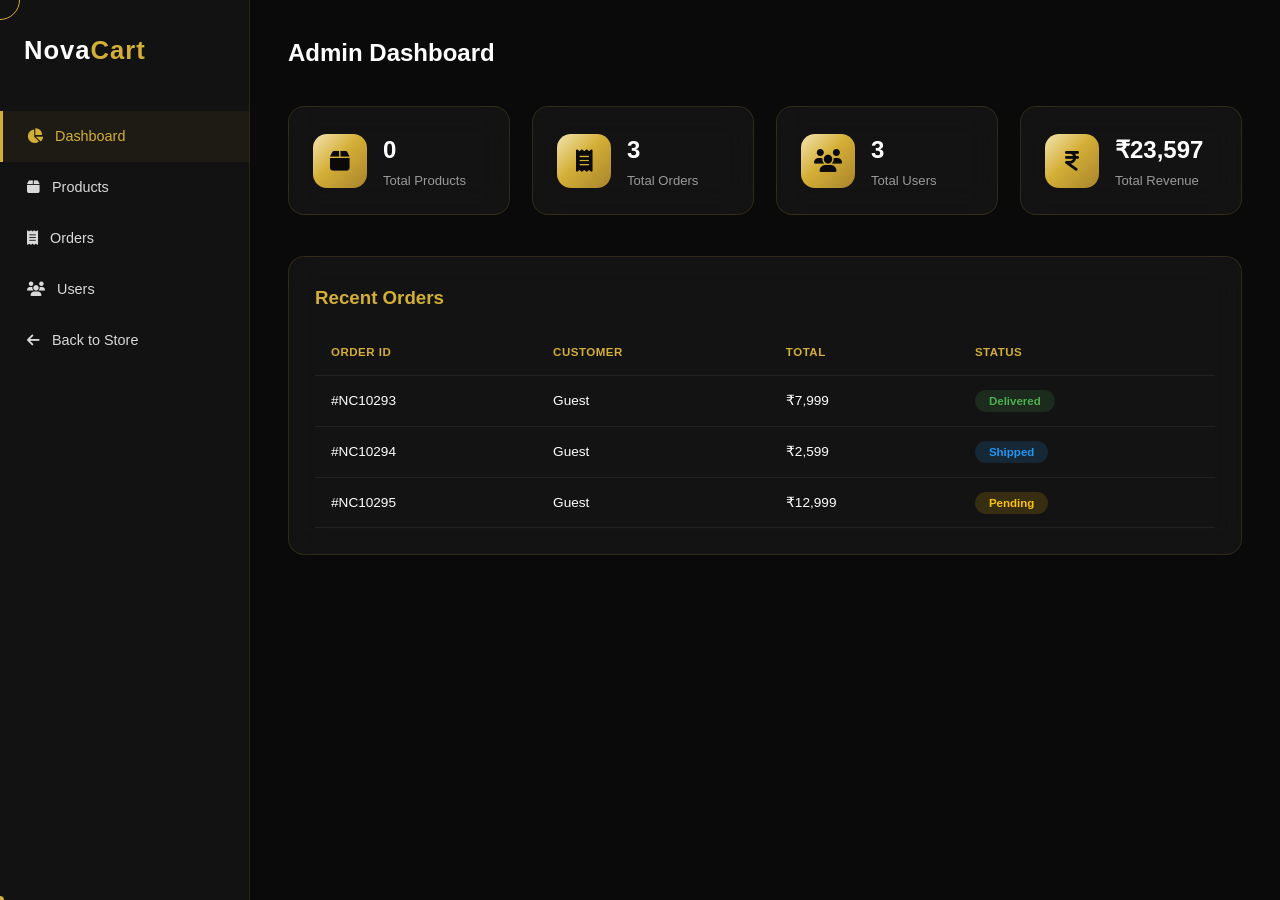
<file: novacart/frontend/admin.html>
<!DOCTYPE html>
<html lang="en">
<head>
<meta charset="UTF-8">
<meta name="viewport" content="width=device-width, initial-scale=1.0">
<title>Admin Dashboard | NovaCart</title>
<link rel="stylesheet" href="css/style.css">
<link rel="stylesheet" href="https://cdnjs.cloudflare.com/ajax/libs/font-awesome/6.5.1/css/all.min.css">
</head>
<body>

<div class="admin-layout">
  <!-- SIDEBAR -->
  <aside class="admin-sidebar">
    <a href="index.html" class="logo">Nova<span>Cart</span></a>
    <nav class="admin-nav">
      <a href="#" class="active" onclick="showSection('dashboard', event)"><i class="fa-solid fa-chart-pie"></i> Dashboard</a>
      <a href="#" onclick="showSection('products', event)"><i class="fa-solid fa-box"></i> Products</a>
      <a href="#" onclick="showSection('orders', event)"><i class="fa-solid fa-receipt"></i> Orders</a>
      <a href="#" onclick="showSection('users', event)"><i class="fa-solid fa-users"></i> Users</a>
      <a href="index.html"><i class="fa-solid fa-arrow-left"></i> Back to Store</a>
    </nav>
  </aside>

  <!-- MAIN -->
  <main class="admin-main">
    <div class="admin-header">
  <h2 id="sectionTitle">Admin Dashboard</h2>

  <button id="addProductBtn"
          class="gradient-btn"
          onclick="openProductModal()">
    <i class="fa-solid fa-plus"></i> Add Product
  </button>
</div>

    <!-- DASHBOARD -->
    <section id="section-dashboard" class="admin-section active">
      <div class="stat-cards">
        <div class="stat-card glass"><div class="icon"><i class="fa-solid fa-box"></i></div><div><h3 id="statProducts">0</h3><p>Total Products</p></div></div>
        <div class="stat-card glass"><div class="icon"><i class="fa-solid fa-receipt"></i></div><div><h3 id="statOrders">0</h3><p>Total Orders</p></div></div>
        <div class="stat-card glass"><div class="icon"><i class="fa-solid fa-users"></i></div><div><h3 id="statUsers">0</h3><p>Total Users</p></div></div>
        <div class="stat-card glass"><div class="icon"><i class="fa-solid fa-indian-rupee-sign"></i></div><div><h3 id="statRevenue">₹0</h3><p>Total Revenue</p></div></div>
      </div>
      <div class="admin-table-wrap glass">
        <h3 style="color:var(--gold);margin-bottom:16px;">Recent Orders</h3>
        <table>
          <thead><tr><th>Order ID</th><th>Customer</th><th>Total</th><th>Status</th></tr></thead>
          <tbody id="recentOrdersBody"></tbody>
        </table>
      </div>
    </section>

    <!-- PRODUCTS -->
    <section id="section-products" class="admin-section">
      <div class="admin-table-wrap glass">
        <table>
          <thead><tr><th>Image</th><th>Name</th><th>Category</th><th>Price</th><th>Rating</th><th>Actions</th></tr></thead>
          <tbody id="productsBody"></tbody>
        </table>
      </div>
    </section>

    <!-- ORDERS -->
    <section id="section-orders" class="admin-section">
      <div class="admin-table-wrap glass">
        <table>
          <thead><tr><th>Order ID</th><th>Date</th><th>Items</th><th>Total</th><th>Status</th><th>Update</th></tr></thead>
          <tbody id="adminOrdersBody"></tbody>
        </table>
      </div>
    </section>

    <!-- USERS -->
    <section id="section-users" class="admin-section">
      <div class="admin-table-wrap glass">
        <table>
          <thead><tr><th>ID</th><th>Name</th><th>Email</th><th>Phone</th><th>Joined</th><th>Actions</th></tr></thead>
          <tbody id="usersBody"></tbody>
        </table>
      </div>
    </section>
  </main>
</div>

<!-- PRODUCT MODAL -->
<div class="modal-overlay" id="productModal">
  <div class="modal-box glass" style="position:relative;">
    <span class="modal-close" onclick="closeProductModal()"><i class="fa-solid fa-xmark"></i></span>
    <h3 id="modalTitle">Add Product</h3>
    <form id="productForm">
      <input type="hidden" id="prodId">
      <div class="form-group"><label>Product Name</label><input type="text" id="prodName" required></div>
      <div class="form-group">
        <label>Category</label>
        <select id="prodCategory" required></select>
      </div>
      <div class="form-row">
        <div class="form-group"><label>Price (₹)</label><input type="number" id="prodPrice" required></div>
        <div class="form-group"><label>Old Price (₹)</label><input type="number" id="prodOldPrice"></div>
      </div>
        <div class="form-group">
        <label>Rating</label>
        <input type="number" id="prodRating" step="0.1" min="1" max="5" placeholder="4.5">
     </div>
      <div class="form-group"><label>Image URL</label><input type="text" id="prodImage" placeholder="https://..." required></div>
      <button type="submit" class="gradient-btn" style="width:100%;">Save Product</button>
    </form>
  </div>
</div>

<script src="js/script.js"></script>
<script>
  let adminProducts = [];
  let adminCategories = [...CATEGORIES];
  let adminUsers = [
    {id:1, name:"Aarav Mehta", email:"aarav@example.com", phone:"9876543210", joined:"2026-01-12"},
    {id:2, name:"Priya Sharma", email:"priya@example.com", phone:"9123456780", joined:"2026-02-04"},
    {id:3, name:"Rohan Gupta", email:"rohan@example.com", phone:"9988776655", joined:"2026-03-19"},
  ];
  let adminOrders = JSON.parse(localStorage.getItem("novacart_orders") || "[]");
  if (adminOrders.length === 0){
    adminOrders = [
      {id:"NC10293", date:new Date().toISOString(), items:[{name:"Sample"}], total:7999, status:"Delivered", customer:"Aarav Mehta"},
      {id:"NC10294", date:new Date().toISOString(), items:[{name:"Sample"}], total:2599, status:"Shipped", customer:"Priya Sharma"},
      {id:"NC10295", date:new Date().toISOString(), items:[{name:"Sample"}], total:12999, status:"Pending", customer:"Rohan Gupta"},
    ];
  }

  function showSection(section, event){

    document.querySelectorAll(".admin-section").forEach(s =>
        s.classList.remove("active")
    );

    document.getElementById(`section-${section}`).classList.add("active");

    document.querySelectorAll(".admin-nav a").forEach(a =>
        a.classList.remove("active")
    );

    if (event) {
        event.target.closest("a").classList.add("active");
    }

    const addBtn = document.getElementById("addProductBtn");

    if (addBtn) {
        addBtn.style.display = (section === "products") ? "inline-flex" : "none";
    }
}
   
  /* ---------- DASHBOARD STATS ---------- */
  function renderStats(){
    document.getElementById("statProducts").innerText = adminProducts.length;
    document.getElementById("statOrders").innerText = adminOrders.length;
    document.getElementById("statUsers").innerText = adminUsers.length;
   const revenue = adminOrders.reduce(
    (s,o)=>s + Number(o.totalAmount || o.total || 0),
    0
);
    document.getElementById("statRevenue").innerText = "₹" + revenue.toLocaleString();
    document.getElementById("recentOrdersBody").innerHTML = adminOrders.slice(0,5).map(o=>`
      <td>#${o.orderCode || o.id}</td>
      <td>${o.fullName || "Guest"}</td>
      <td>₹${Number(o.totalAmount || o.total).toLocaleString()}</td>
      <td><span class="status-pill ${{Pending:'status-pending',Shipped:'status-shipped',Delivered:'status-delivered',Cancelled:'status-cancelled'}[o.status]||'status-pending'}">${o.status}</span></td></tr>
    `).join("");
  }

  /* ---------- PRODUCTS CRUD ---------- */
  function renderProducts(){
  document.getElementById("productsBody").innerHTML = adminProducts.map(p => {
    const img = p.image || p.imageUrl || p.image_url;
    const matchedCategory = adminCategories.find(c => c.id == p.categoryId);
    const cat = p.categoryName || p.category || matchedCategory?.name || "No Category";

    return `
      <tr>
        <td><img src="${img}" alt="${p.name}"></td>
        <td>${p.name}</td>
        <td>${cat}</td>
        <td>₹${Number(p.price).toLocaleString()}</td>
        <td>${p.rating} ★</td>
        <td class="action-btns">
          <button class="edit-btn" onclick="openProductModal(${p.id})"><i class="fa-solid fa-pen"></i></button>
          <button class="del-btn" onclick="deleteProduct(${p.id})"><i class="fa-solid fa-trash"></i></button>
        </td>
      </tr>
    `;
  }).join("");
}
  function populateCategoryOptions(){
  document.getElementById("prodCategory").innerHTML =
    adminCategories.map(c => `<option value="${c.name}">${c.name}</option>`).join("");
}
  function openProductModal(id){
    populateCategoryOptions();
    document.getElementById("productModal").classList.add("active");
    if (id){
      const p = adminProducts.find(x=>x.id===id);
      document.getElementById("modalTitle").innerText = "Edit Product";
      document.getElementById("prodId").value = p.id;
      document.getElementById("prodName").value = p.name;
      document.getElementById("prodCategory").value =
      p.categoryName || p.category || adminCategories.find(c => c.id == p.categoryId)?.name || "";
      document.getElementById("prodPrice").value = p.price;
      document.getElementById("prodOldPrice").value = p.oldPrice || "";
      document.getElementById("prodRating").value = p.rating || 4.5;
      document.getElementById("prodImage").value =
      p.imageUrl || p.image;
    } else {
      document.getElementById("modalTitle").innerText = "Add Product";
      document.getElementById("productForm").reset();
      document.getElementById("prodId").value = "";
      document.getElementById("prodRating").value = 4.5;
    }
  }
  function closeProductModal(){ document.getElementById("productModal").classList.remove("active"); }

  document.getElementById("productForm").addEventListener("submit", async (e)=>{
  e.preventDefault();

  const id = document.getElementById("prodId").value;
  const categoryName = document.getElementById("prodCategory").value;
  const category = adminCategories.find(c => c.name === categoryName);

  if (!category) {
    alert("Please select a category");
    return;
  }

  const payload = {
    name: document.getElementById("prodName").value,
    categoryId: Number(category.id),
    description: "",
    price: Number(document.getElementById("prodPrice").value),
    oldPrice: Number(document.getElementById("prodOldPrice").value) || null,
    imageUrl: document.getElementById("prodImage").value,
    rating: Number(document.getElementById("prodRating").value) || 4.5,
    reviewsCount: 0,
    stock: 50
  };

  if (id) {
    await apiPut(`/products/${id}`, payload);
    showToast("Product updated successfully");
  } else {
    await apiPost("/products", payload);
    showToast("Product added successfully");
  }

  const liveProducts = await apiGet("/products", null);
  if (liveProducts && liveProducts.length > 0) {
    adminProducts = liveProducts;
  }

  closeProductModal();
  renderProducts();
  renderStats();
});
  async function deleteProduct(id){
    if (!confirm("Delete this product?")) return;
    await apiDelete(`/products/${id}`); // DELETE /api/products/{id}
    adminProducts = adminProducts.filter(p=>p.id!==id);
    renderProducts();
    renderStats();
    showToast("Product deleted");
  }

  /* ---------- ORDERS MANAGEMENT ---------- */
  function renderAdminOrders(){
    const STATUS_CLASS = { Pending:"status-pending", Shipped:"status-shipped", Delivered:"status-delivered", Cancelled:"status-cancelled" };
    document.getElementById("adminOrdersBody").innerHTML = adminOrders.map((o,idx) => `
      <tr>
        <td>#${o.orderCode}</td>
        <td>${new Date(o.createdAt).toLocaleDateString()}</td>
        <td>${o.items ? o.items.length : 0}</td>
        <td>₹${Number(o.totalAmount).toLocaleString()}</td>
        <td><span class="status-pill ${STATUS_CLASS[o.status]||'status-pending'}">${o.status}</span></td>
        <td>
          <select onchange="updateOrderStatus(${idx}, this.value)">
            ${["Pending","Shipped","Delivered","Cancelled"].map(s=>`<option ${s===o.status?'selected':''}>${s}</option>`).join("")}
          </select>
        </td>
      </tr>
    `).join("");
  }
  async function updateOrderStatus(idx, status){
    adminOrders[idx].status = status;
    await apiPut(`/orders/${adminOrders[idx].id}/status`, { status }); // PUT /api/orders/{id}/status
    localStorage.setItem("novacart_orders", JSON.stringify(adminOrders));
    renderAdminOrders();
    renderStats();
    showToast("Order status updated");
  }

  /* ---------- USERS MANAGEMENT ---------- */
  function renderUsers(){
    document.getElementById("usersBody").innerHTML = adminUsers.map(u => `
      <tr>
        <td>${u.id}</td><td>${u.name}</td><td>${u.email}</td><td>${u.phone}</td><td>${u.joined}</td>
        <td class="action-btns">
          <button class="del-btn" onclick="deleteUser(${u.id})"><i class="fa-solid fa-trash"></i></button>
        </td>
      </tr>
    `).join("");
  }
  async function deleteUser(id){
    if (!confirm("Remove this user?")) return;
    await apiDelete(`/users/${id}`); // DELETE /api/users/{id}
    adminUsers = adminUsers.filter(u=>u.id!==id);
    renderUsers();
    renderStats();
    showToast("User removed");
  }

  /* ---------- INIT (try loading real data from backend) ---------- */
  async function initAdmin(){
    const liveCategories = await apiGet("/categories", null);
    if (liveCategories && liveCategories.length > 0) adminCategories = liveCategories;
    const liveProducts = await apiGet("/products", null);
    if (liveProducts && liveProducts.length > 0) adminProducts = liveProducts;
    const liveUsers = await apiGet("/users", null);
    if (liveUsers && liveUsers.length > 0) adminUsers = liveUsers;
    const liveOrders = await apiGet("/orders", null);
    if (liveOrders && liveOrders.length > 0) adminOrders = liveOrders;
    renderStats();
    renderProducts();
    renderAdminOrders();
    renderUsers();
  }
  initAdmin();
  document.getElementById("addProductBtn").style.display = "none";
  document.getElementById("sectionTitle").innerText = "Admin Dashboard";
</script>
</body>
</html>
</file>
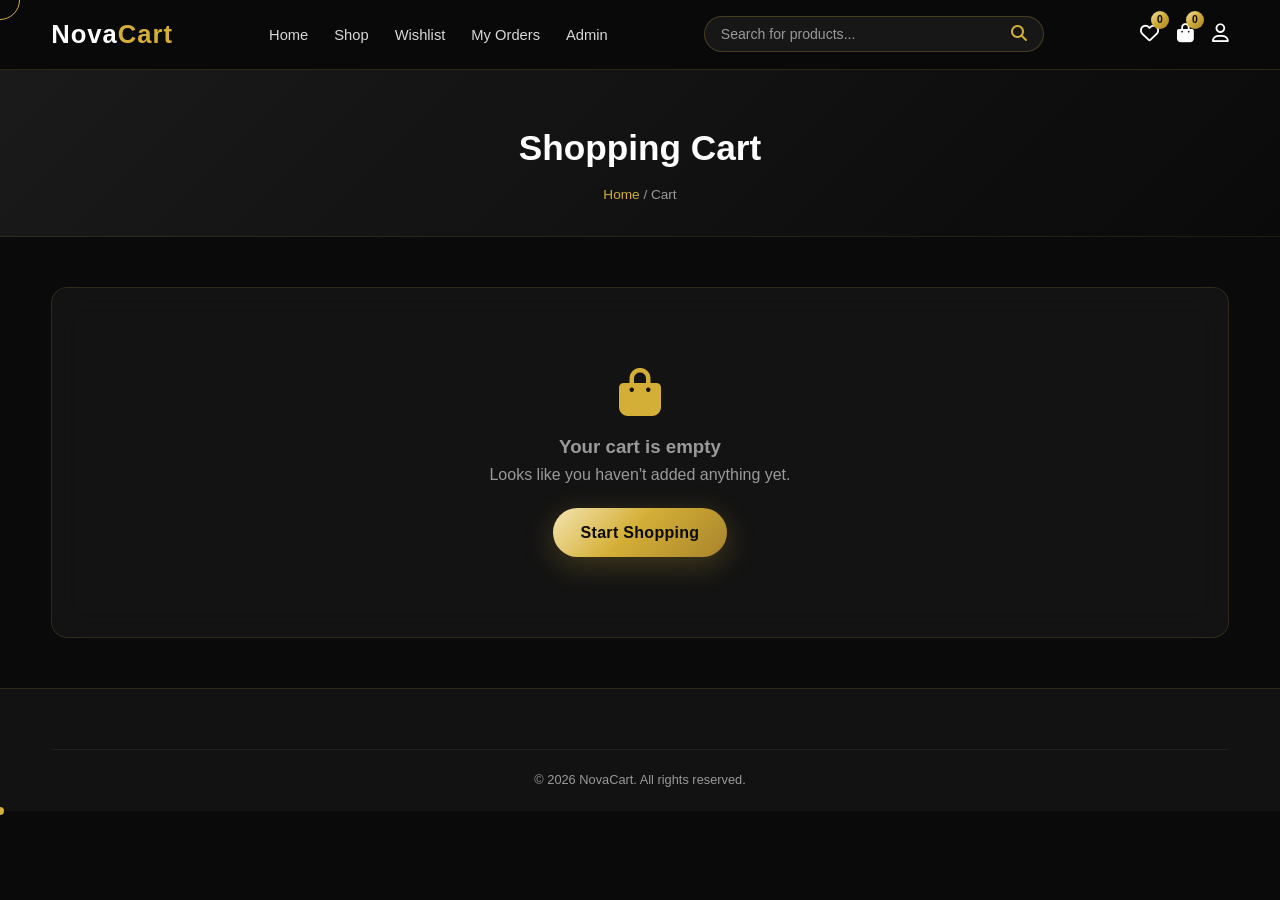
<file: novacart/frontend/cart.html>
<!DOCTYPE html>
<html lang="en">
<head>
<meta charset="UTF-8">
<meta name="viewport" content="width=device-width, initial-scale=1.0">
<title>Your Cart | NovaCart</title>
<link rel="stylesheet" href="css/style.css">
<link rel="stylesheet" href="https://cdnjs.cloudflare.com/ajax/libs/font-awesome/6.5.1/css/all.min.css">
</head>
<body>

<nav class="navbar">
  <div class="container nav-inner">
    <a href="index.html" class="logo">Nova<span>Cart</span></a>
    <ul class="nav-links">
      <li><a href="index.html">Home</a></li>
      <li><a href="products.html">Shop</a></li>
      <li><a href="wishlist.html">Wishlist</a></li>
      <li><a href="orders.html">My Orders</a></li>
      <li><a href="admin.html">Admin</a></li>
    </ul>
    <div class="search-box"><input type="text" placeholder="Search for products..."><button><i class="fa-solid fa-magnifying-glass"></i></button></div>
    <div class="nav-icons">
      <a href="wishlist.html" class="icon-btn"><i class="fa-regular fa-heart"></i><span class="badge" id="wishlist-count">0</span></a>
      <a href="cart.html" class="icon-btn"><i class="fa-solid fa-bag-shopping"></i><span class="badge" id="cart-count">0</span></a>
      <a href="login.html" class="icon-btn" id="nav-login"><i class="fa-regular fa-user"></i></a>
    </div>
    <button class="menu-toggle"><i class="fa-solid fa-bars"></i></button>
  </div>
</nav>
<div class="drawer-overlay"></div>
<div class="mobile-drawer">
  <a href="index.html">Home</a><a href="products.html">Shop</a><a href="wishlist.html">Wishlist</a>
  <a href="orders.html">My Orders</a><a href="cart.html">Cart</a><a href="login.html">Login</a><a href="admin.html">Admin</a>
</div>

<div class="page-header"><h1>Shopping Cart</h1><div class="breadcrumb"><a href="index.html">Home</a> / Cart</div></div>

<div class="container cart-layout" id="cartLayout"></div>

<footer class="footer"><div class="footer-bottom container">&copy; 2026 NovaCart. All rights reserved.</div></footer>

<script src="js/script.js"></script>
<script>
  async function renderCart(){
    const cart = await apiGet("/cart/1", []);

    const cartItems = cart.map(item => ({
      id: item.productId,
      name: item.productName,
      image: item.imageUrl,
      price: Number(item.price),
      qty: item.quantity,
      category: ""
    }));

    const layout = document.getElementById("cartLayout");

    if (cartItems.length === 0){
      layout.innerHTML = `
        <div class="empty-state glass" style="grid-column:1/-1;">
          <i class="fa-solid fa-bag-shopping"></i>
          <h3>Your cart is empty</h3>
          <p>Looks like you haven't added anything yet.</p>
          <a href="products.html" class="gradient-btn" style="margin-top:20px;display:inline-block;">Start Shopping</a>
        </div>`;
      return;
    }

    const subtotal = cartItems.reduce((s,i)=>s+i.price*i.qty,0);
    const shipping = subtotal > 2000 ? 0 : 99;
    const tax = Math.round(subtotal * 0.05);
    const total = subtotal + shipping + tax;

    layout.innerHTML = `
      <div>
        ${cartItems.map(item => `
          <div class="cart-item glass">
            <img src="${item.image}" alt="${item.name}">
            <div>
              <span class="cat-tag">${item.category}</span>
              <h4>${item.name}</h4>
              <p style="color:var(--gold);font-weight:700;">₹${item.price.toLocaleString()}</p>
            </div>

            <div class="qty-box">
              <button onclick="changeCartQty(${item.id}, ${item.qty - 1})">-</button>
              <span>${item.qty}</span>
              <button onclick="changeCartQty(${item.id}, ${item.qty + 1})">+</button>
            </div>

            <div style="font-weight:700;">₹${(item.price * item.qty).toLocaleString()}</div>

            <button class="remove-btn" onclick="removeItem(${item.id})">
              <i class="fa-solid fa-trash"></i>
            </button>
          </div>
        `).join("")}
      </div>

      <div class="summary-box glass">
        <h3 style="color:var(--gold);margin-bottom:20px;">Order Summary</h3>
        <div class="summary-row"><span>Subtotal</span><span>₹${subtotal.toLocaleString()}</span></div>
        <div class="summary-row"><span>Shipping</span><span>${shipping===0?'FREE':'₹'+shipping}</span></div>
        <div class="summary-row"><span>Tax (5%)</span><span>₹${tax.toLocaleString()}</span></div>
        <button
  type="button"
  id="checkoutBtn"
  class="gradient-btn"
  style="width:100%;text-align:center;margin-top:20px;display:block;border:none;cursor:pointer;">
  Proceed to Checkout
</button>
        <a href="products.html" class="outline-btn" style="width:100%;text-align:center;margin-top:12px;display:block;">Continue Shopping</a>
      </div>
    `;
    document.getElementById("checkoutBtn").onclick = function () {
    window.location.href = "checkout.html";
};
  }

  async function changeCartQty(id, quantity){
    await apiPut("/cart", {
      userId: 1,
      productId: id,
      quantity: quantity
    });
    renderCart();
  }

  async function removeItem(id){
    await apiDelete(`/cart/1/${id}`);
    renderCart();
    showToast("Item removed from cart");
  }

  renderCart();
</script>
</body>
</html>
</file>
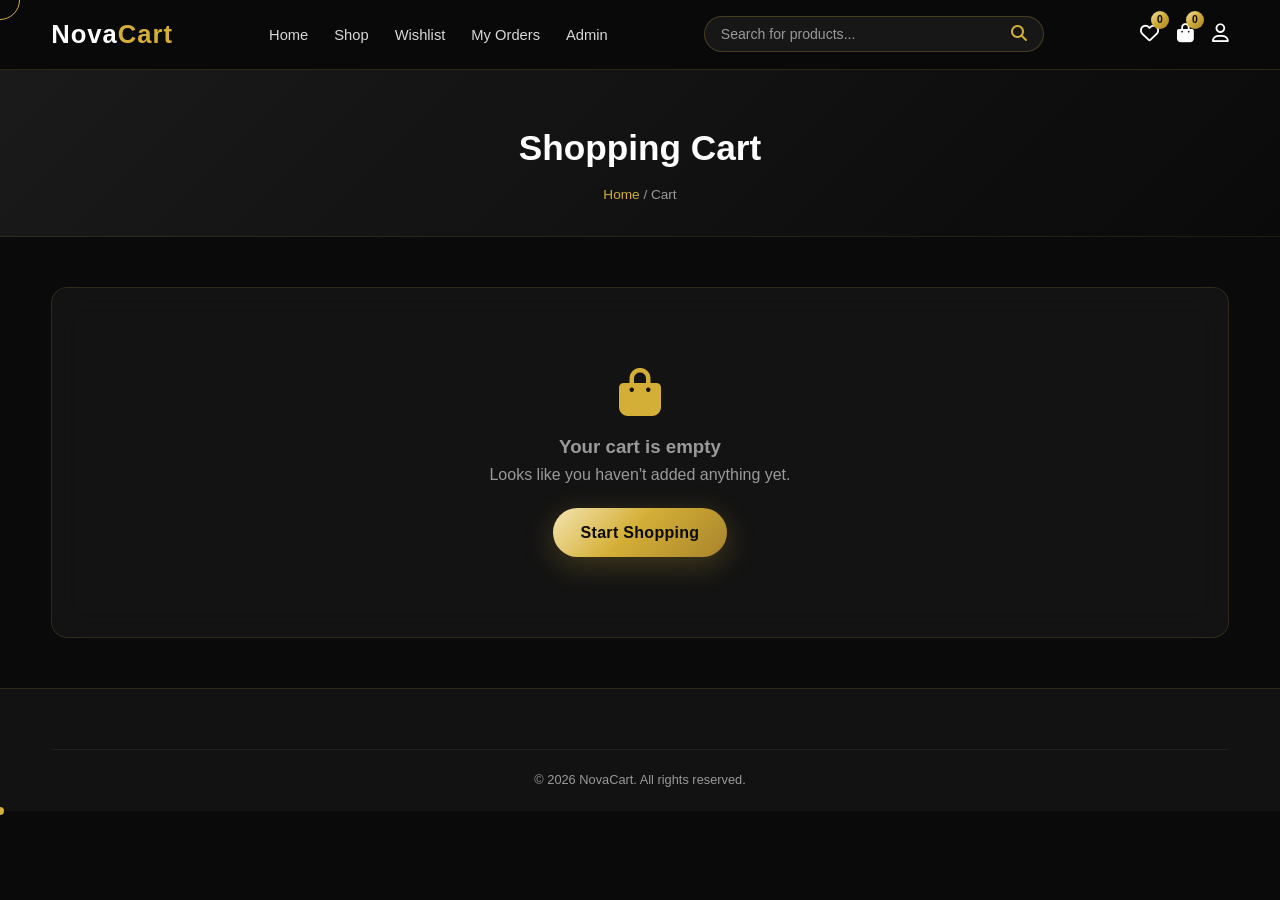
<file: novacart/frontend/checkout.html>
<!DOCTYPE html>
<html lang="en">
<head>
<meta charset="UTF-8">
<meta name="viewport" content="width=device-width, initial-scale=1.0">
<title>Checkout | NovaCart</title>
<link rel="stylesheet" href="css/style.css">
<link rel="stylesheet" href="https://cdnjs.cloudflare.com/ajax/libs/font-awesome/6.5.1/css/all.min.css">
</head>
<body>

<nav class="navbar">
  <div class="container nav-inner">
    <a href="index.html" class="logo">Nova<span>Cart</span></a>
    <ul class="nav-links"><li><a href="index.html">Home</a></li><li><a href="products.html">Shop</a></li><li><a href="cart.html">Cart</a></li></ul>
    <div></div>
    <div class="nav-icons"><a href="cart.html" class="icon-btn"><i class="fa-solid fa-bag-shopping"></i><span class="badge" id="cart-count">0</span></a></div>
  </div>
</nav>

<div class="page-header"><h1>Checkout</h1><div class="breadcrumb"><a href="index.html">Home</a> / Cart / Checkout</div></div>

<div class="container checkout-layout">
  <div>
    <div class="checkout-section glass">
      <h3><i class="fa-solid fa-location-dot"></i> Shipping Address</h3>
      <form id="checkoutForm">
        <div class="form-row">
          <div class="form-group"><label>Full Name</label><input type="text" id="fullName" required></div>
          <div class="form-group"><label>Phone Number</label><input type="tel" id="phone" required></div>
        </div>
        <div class="form-group"><label>Address</label><input type="text" id="address" placeholder="House no, street, area" required></div>
        <div class="form-row">
          <div class="form-group"><label>City</label><input type="text" id="city" required></div>
          <div class="form-group"><label>Pincode</label><input type="text" id="pincode" required></div>
        </div>
        <div class="form-group"><label>State</label><input type="text" id="state" required></div>
      </form>
    </div>

    <div class="checkout-section glass">
      <h3><i class="fa-solid fa-credit-card"></i> Payment Method</h3>
      <label class="payment-option">
        <input type="radio" name="payment" value="card" checked> <i class="fa-regular fa-credit-card"></i> Credit / Debit Card
      </label>
      <label class="payment-option">
        <input type="radio" name="payment" value="upi"> <i class="fa-solid fa-mobile-screen"></i> UPI
      </label>
      <label class="payment-option">
        <input type="radio" name="payment" value="cod"> <i class="fa-solid fa-money-bill-wave"></i> Cash on Delivery
      </label>
    </div>
  </div>

  <div class="summary-box glass" id="checkoutSummary"></div>
</div>

<footer class="footer"><div class="footer-bottom container">&copy; 2026 NovaCart. All rights reserved.</div></footer>
<script src="js/script.js"></script>
<script>
async function renderSummary(){
  const apiCart = await apiGet("/cart/1", []);

  const cart = apiCart.map(item => ({
    id: item.productId,
    name: item.productName,
    price: Number(item.price),
    qty: item.quantity
  }));

  if (cart.length === 0){
    window.location.href = "cart.html";
    return;
  }

  const subtotal = cart.reduce((s,i)=>s+i.price*i.qty,0);
  const shipping = subtotal > 2000 ? 0 : 99;
  const tax = Math.round(subtotal * 0.05);
  const total = subtotal + shipping + tax;

  document.getElementById("checkoutSummary").innerHTML = `
    <h3 style="color:var(--gold);margin-bottom:20px;">Order Summary</h3>
    ${cart.map(i => `
      <div class="summary-row">
        <span>${i.name} x${i.qty}</span>
        <span>₹${(i.price*i.qty).toLocaleString()}</span>
      </div>
    `).join("")}
    <div class="summary-row"><span>Subtotal</span><span>₹${subtotal.toLocaleString()}</span></div>
    <div class="summary-row"><span>Shipping</span><span>${shipping===0?'FREE':'₹'+shipping}</span></div>
    <div class="summary-row"><span>Tax</span><span>₹${tax.toLocaleString()}</span></div>
    <div class="summary-row total"><span>Total</span><span>₹${total.toLocaleString()}</span></div>
    <button class="gradient-btn" style="width:100%;margin-top:20px;" onclick="placeOrder(${total})">
      Place Order <i class="fa-solid fa-lock"></i>
    </button>
  `;
}

async function placeOrder(total){
  alert("Place order function started");
  const form = document.getElementById("checkoutForm");

  if (!form.checkValidity()){
    form.reportValidity();
    return;
  }

  const apiCart = await apiGet("/cart/1", []);

  const cartItems = apiCart.map(item => ({
  productId: item.productId || item.id,
  name: item.productName || item.name,
  price: Number(item.price),
  qty: item.quantity || item.qty
}));  

  const orderPayload = {
    userId: null,
    total: total,
    paymentMethod: document.querySelector('input[name="payment"]:checked').value,
    items: cartItems,
    address: {
      fullName: document.getElementById("fullName").value,
      phone: document.getElementById("phone").value,
      address: document.getElementById("address").value,
      city: document.getElementById("city").value,
      pincode: document.getElementById("pincode").value,
      state: document.getElementById("state").value
    }
  };

  const result = await apiPost("/orders", orderPayload);
  console.log("ORDER RESULT:", result);
  alert(JSON.stringify(result));

  const orderId = result.orderId || "NC" + Date.now().toString().slice(-8);

  window.location.href = `order-success.html?orderId=${orderId}`;
}
// Payment Method Active Effect
document.querySelectorAll('input[name="payment"]').forEach(radio => {

    radio.addEventListener("change", function () {

        document.querySelectorAll(".payment-option")
            .forEach(option => option.classList.remove("active"));

        this.closest(".payment-option").classList.add("active");

    });

});

// Default Selected
document.querySelector('input[name="payment"]:checked')
    ?.closest(".payment-option")
    ?.classList.add("active");

renderSummary();
</script>
</body>
</html>
</file>
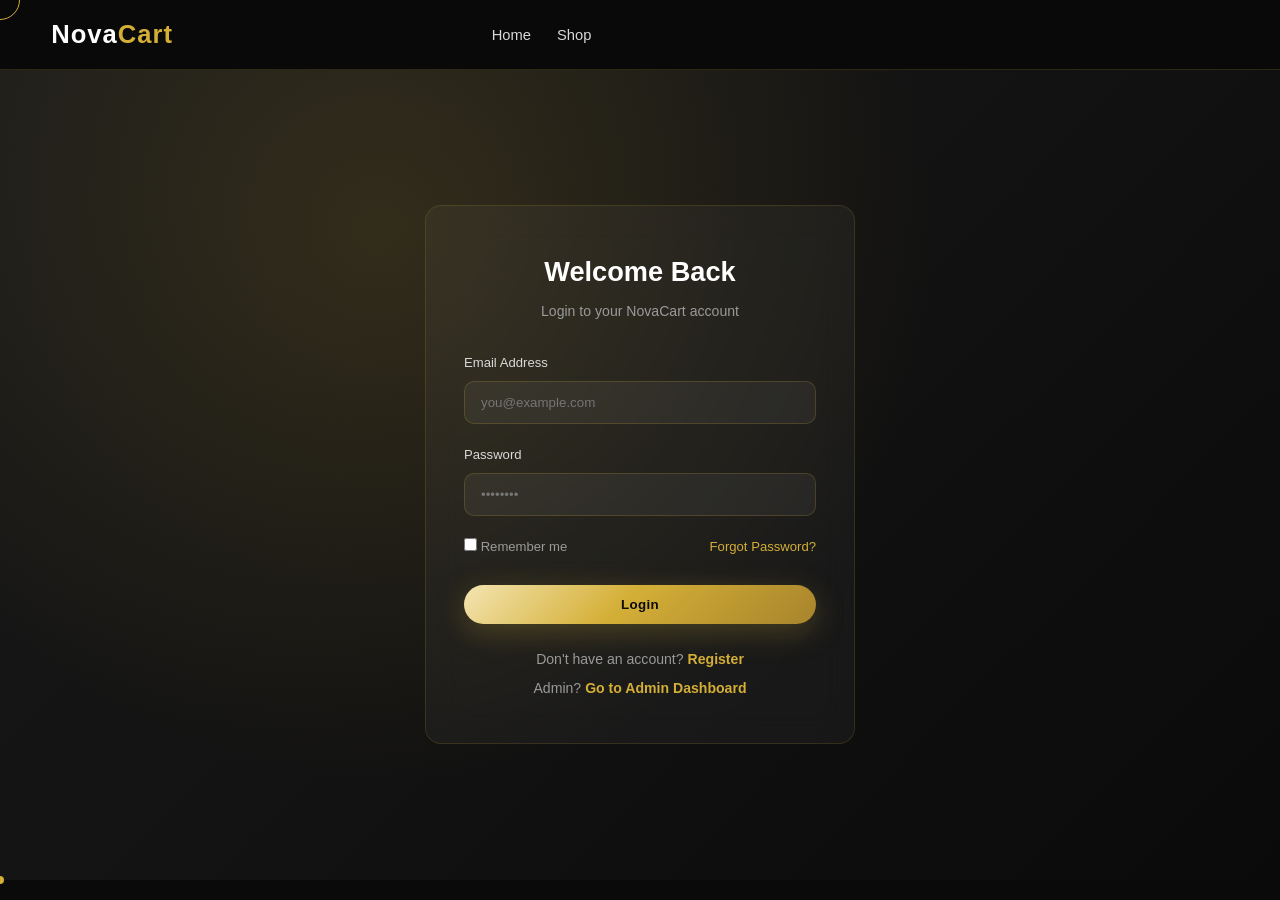
<file: novacart/frontend/login.html>
<!DOCTYPE html>
<html lang="en">
<head>
<meta charset="UTF-8">
<meta name="viewport" content="width=device-width, initial-scale=1.0">
<title>Login | NovaCart</title>
<link rel="stylesheet" href="css/style.css">
<link rel="stylesheet" href="https://cdnjs.cloudflare.com/ajax/libs/font-awesome/6.5.1/css/all.min.css">
</head>
<body>

<nav class="navbar">
  <div class="container nav-inner">
    <a href="index.html" class="logo">Nova<span>Cart</span></a>
    <ul class="nav-links">
      <li><a href="index.html">Home</a></li>
      <li><a href="products.html">Shop</a></li>
    </ul>
    <div></div>
    <div class="nav-icons"></div>
  </div>
</nav>

<div class="auth-wrapper">
  <div class="auth-box glass">
    <h2>Welcome Back</h2>
    <p class="sub">Login to your NovaCart account</p>
    <form id="loginForm">
      <div class="form-group">
        <label>Email Address</label>
        <input type="email" id="email" placeholder="you@example.com" required>
      </div>
      <div class="form-group">
        <label>Password</label>
        <input type="password" id="password" placeholder="••••••••" required>
      </div>
      <div class="checkbox-row">
        <label><input type="checkbox" style="accent-color:var(--gold);"> Remember me</label>
        <a href="#">Forgot Password?</a>
      </div>
      <button type="submit" class="gradient-btn">Login</button>
    </form>
    <p class="auth-switch">Don't have an account? <a href="register.html">Register</a></p>
    <p class="auth-switch" style="margin-top:6px;">Admin? <a href="admin.html">Go to Admin Dashboard</a></p>
  </div>
</div>

<script src="js/script.js"></script>
<script>
  document.getElementById("loginForm").addEventListener("submit", async (e)=>{
    e.preventDefault();
    const email = document.getElementById("email").value;
    const password = document.getElementById("password").value;

    // Calls Spring Boot REST API: POST /api/users/login (JdbcTemplate verifies credentials)
    const result = await apiPost("/users/login", { email, password });

    if (result && result.success){
      setUser(result.user);
      showToast("Login successful!");
      setTimeout(()=> window.location.href = "index.html", 800);
    } else {
      // Demo fallback so the frontend is testable without backend running
      setUser({ id: 1, name: email.split("@")[0], email });
      showToast("Logged in (demo mode — connect backend for real auth)");
      setTimeout(()=> window.location.href = "index.html", 1000);
    }
  });
</script>
</body>
</html>
</file>
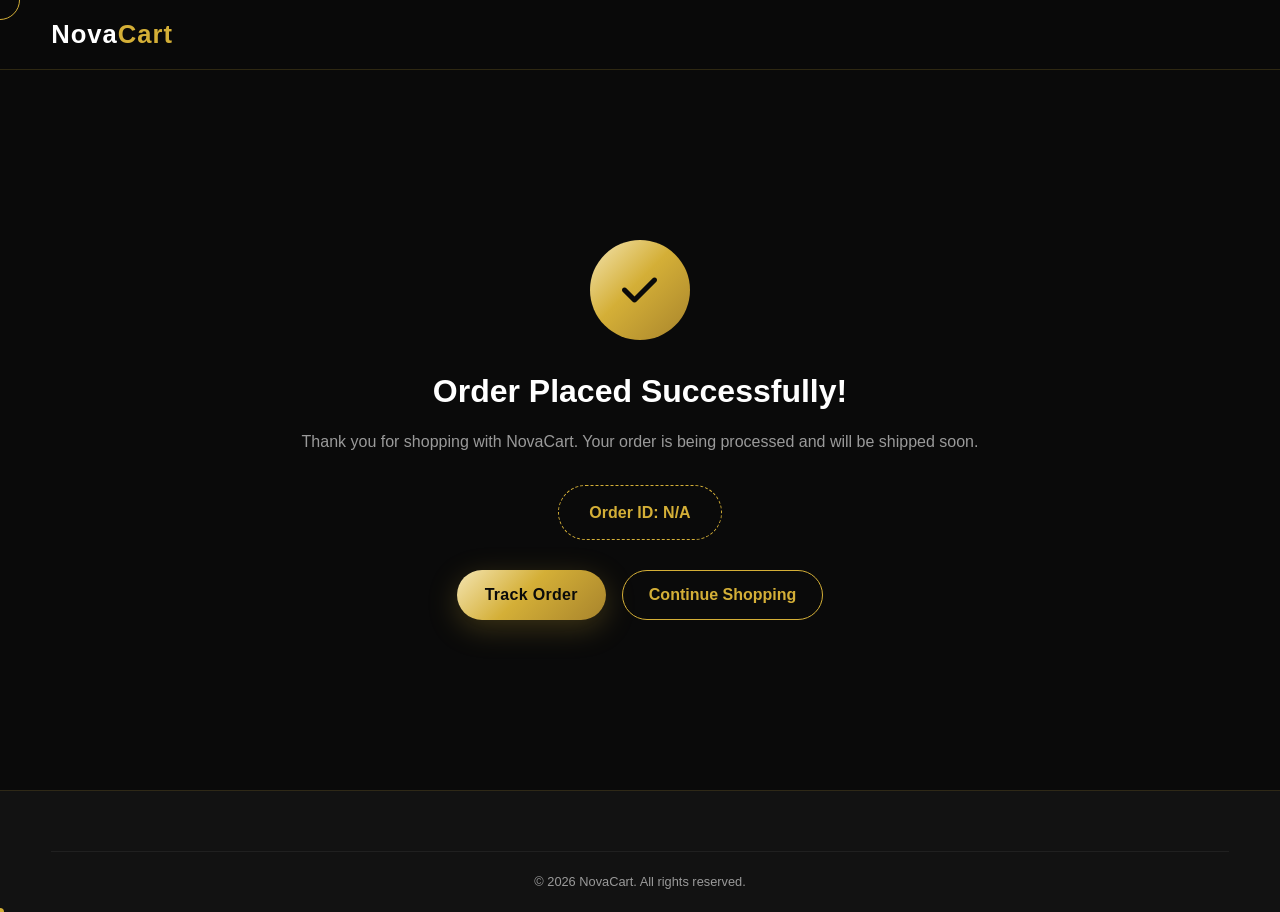
<file: novacart/frontend/order-success.html>
<!DOCTYPE html>
<html lang="en">
<head>
<meta charset="UTF-8">
<meta name="viewport" content="width=device-width, initial-scale=1.0">
<title>Order Confirmed | NovaCart</title>
<link rel="stylesheet" href="css/style.css">
<link rel="stylesheet" href="https://cdnjs.cloudflare.com/ajax/libs/font-awesome/6.5.1/css/all.min.css">
</head>
<body>

<nav class="navbar">
  <div class="container nav-inner">
    <a href="index.html" class="logo">Nova<span>Cart</span></a>
    <div></div><div></div>
  </div>
</nav>

<div class="success-wrapper">
  <div>
    <div class="success-icon"><i class="fa-solid fa-check"></i></div>
    <h1>Order Placed Successfully!</h1>
    <p>Thank you for shopping with NovaCart. Your order is being processed and will be shipped soon.</p>
    <div class="order-id-box">Order ID: <span id="orderIdDisplay"></span></div>
    <br>
    <div class="hero-btns" style="justify-content:center;">
      <a href="orders.html" class="gradient-btn">Track Order</a>
      <a href="products.html" class="outline-btn">Continue Shopping</a>
    </div>
  </div>
</div>

<footer class="footer"><div class="footer-bottom container">&copy; 2026 NovaCart. All rights reserved.</div></footer>

<script src="js/script.js"></script>
<script>
  const orderId = new URLSearchParams(window.location.search).get("orderId") || "N/A";
  document.getElementById("orderIdDisplay").innerText = orderId;
</script>
</body>
</html>
</file>
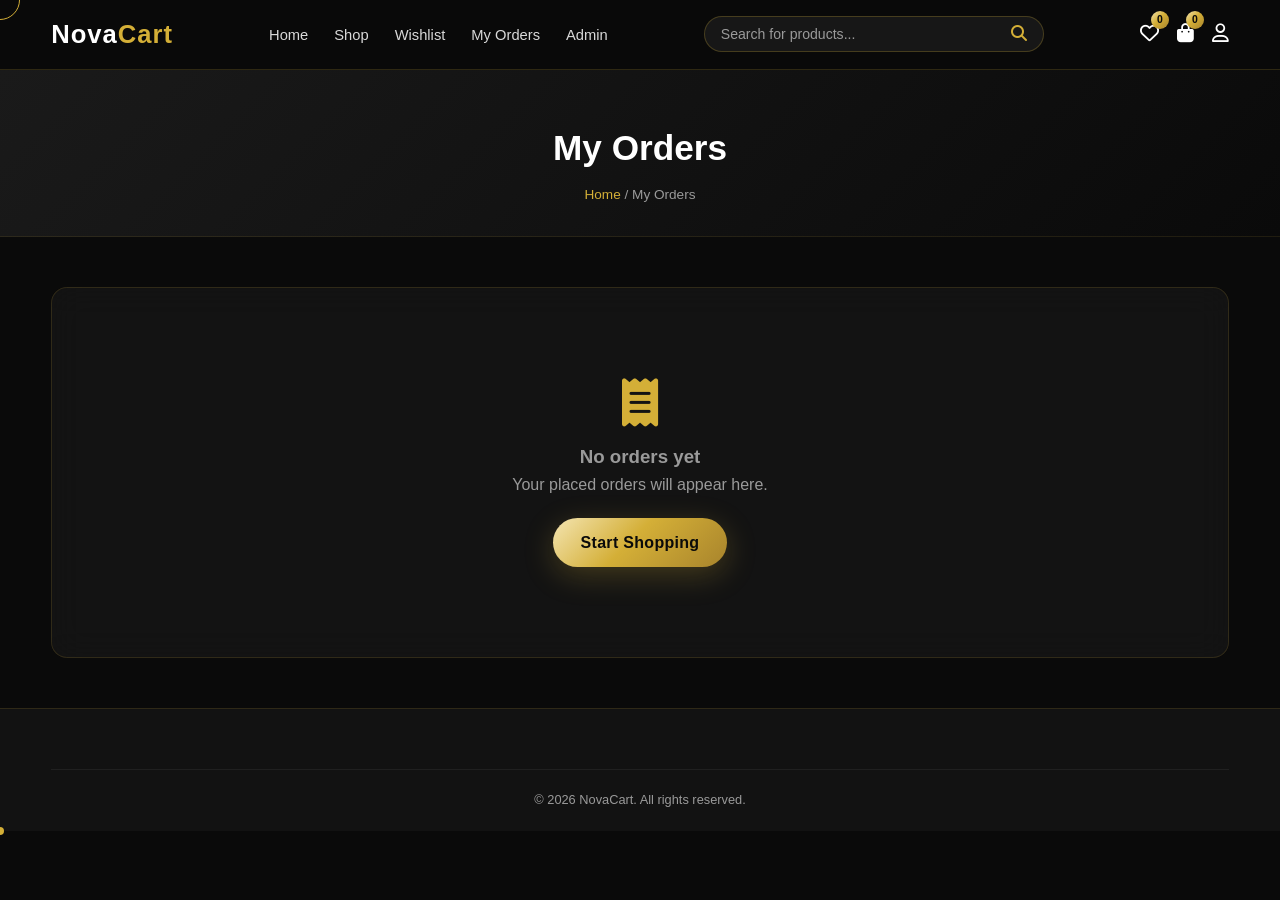
<file: novacart/frontend/orders.html>
<!DOCTYPE html>
<html lang="en">
<head>
<meta charset="UTF-8">
<meta name="viewport" content="width=device-width, initial-scale=1.0">
<title>My Orders | NovaCart</title>
<link rel="stylesheet" href="css/style.css">
<link rel="stylesheet" href="https://cdnjs.cloudflare.com/ajax/libs/font-awesome/6.5.1/css/all.min.css">
</head>
<body>

<nav class="navbar">
  <div class="container nav-inner">
    <a href="index.html" class="logo">Nova<span>Cart</span></a>
    <ul class="nav-links">
      <li><a href="index.html">Home</a></li>
      <li><a href="products.html">Shop</a></li>
      <li><a href="wishlist.html">Wishlist</a></li>
      <li><a href="orders.html">My Orders</a></li>
      <li><a href="admin.html">Admin</a></li>
    </ul>
    <div class="search-box"><input type="text" placeholder="Search for products..."><button><i class="fa-solid fa-magnifying-glass"></i></button></div>
    <div class="nav-icons">
      <a href="wishlist.html" class="icon-btn"><i class="fa-regular fa-heart"></i><span class="badge" id="wishlist-count">0</span></a>
      <a href="cart.html" class="icon-btn"><i class="fa-solid fa-bag-shopping"></i><span class="badge" id="cart-count">0</span></a>
      <a href="login.html" class="icon-btn" id="nav-login"><i class="fa-regular fa-user"></i></a>
    </div>
    <button class="menu-toggle"><i class="fa-solid fa-bars"></i></button>
  </div>
</nav>
<div class="drawer-overlay"></div>
<div class="mobile-drawer">
  <a href="index.html">Home</a><a href="products.html">Shop</a><a href="wishlist.html">Wishlist</a>
  <a href="orders.html">My Orders</a><a href="cart.html">Cart</a><a href="login.html">Login</a><a href="admin.html">Admin</a>
</div>

<div class="page-header"><h1>My Orders</h1><div class="breadcrumb"><a href="index.html">Home</a> / My Orders</div></div>

<div class="container orders-table-wrap">
  <div class="glass" style="padding:10px;overflow-x:auto;">
    <table class="orders-table" id="ordersTable">
      <thead>
        <tr><th>Order ID</th><th>Date</th><th>Items</th><th>Total</th><th>Status</th></tr>
      </thead>
      <tbody id="ordersBody"></tbody>
    </table>
  </div>
</div>

<footer class="footer"><div class="footer-bottom container">&copy; 2026 NovaCart. All rights reserved.</div></footer>

<script src="js/script.js"></script>
<script>
  const STATUS_CLASS = { Pending:"status-pending", Shipped:"status-shipped", Delivered:"status-delivered", Cancelled:"status-cancelled" };

  async function loadOrders(){
  const orders = await apiGet("/orders", []);

  const tbody = document.getElementById("ordersBody");

  if (!orders || orders.length === 0){
    document.querySelector(".orders-table-wrap .glass").innerHTML = `
      <div class="empty-state">
        <i class="fa-solid fa-receipt"></i>
        <h3>No orders yet</h3>
        <p>Your placed orders will appear here.</p>
        <a href="products.html" class="gradient-btn" style="margin-top:20px;display:inline-block;">Start Shopping</a>
      </div>`;
    return;
  }

  tbody.innerHTML = orders.map(o => `
    <tr>
      <td>#${o.orderCode || o.id}</td>
      <td>${new Date().toLocaleDateString()}</td>
      <td>${o.items ? o.items.length : 1} item(s)</td>
      <td>₹${Number(o.totalAmount || o.total || 0).toLocaleString()}</td>
      <td><span class="status-pill ${STATUS_CLASS[o.status] || 'status-pending'}">${o.status}</span></td>
    </tr>
  `).join("");
}
  loadOrders();
</script>
</body>
</html>
</file>
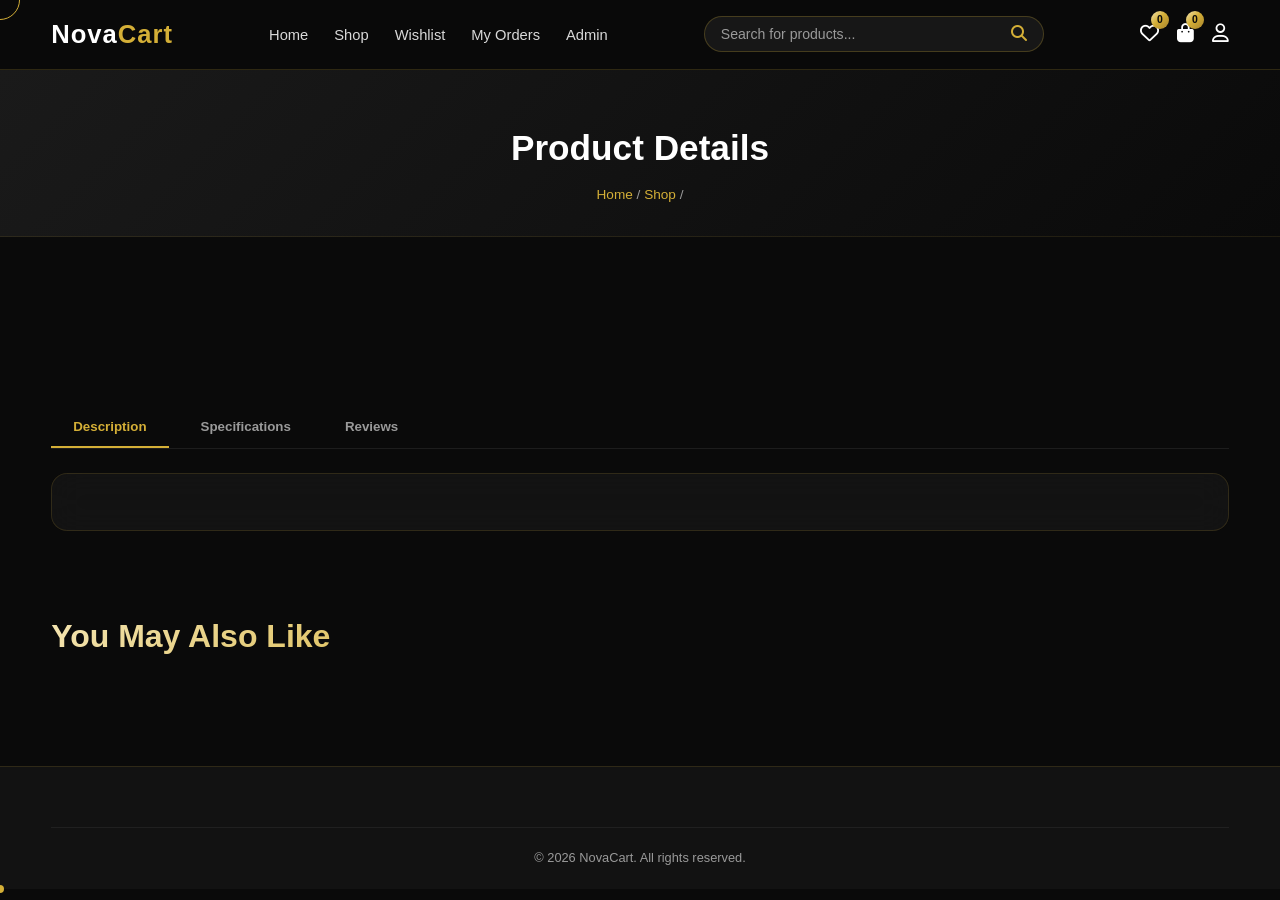
<file: novacart/frontend/product-details.html>
<!DOCTYPE html>
<html lang="en">
<head>
<meta charset="UTF-8">
<meta name="viewport" content="width=device-width, initial-scale=1.0">
<title>Product Details | NovaCart</title>
<link rel="stylesheet" href="css/style.css">
<link rel="stylesheet" href="https://cdnjs.cloudflare.com/ajax/libs/font-awesome/6.5.1/css/all.min.css">
</head>
<body>

<nav class="navbar">
  <div class="container nav-inner">
    <a href="index.html" class="logo">Nova<span>Cart</span></a>
    <ul class="nav-links">
      <li><a href="index.html">Home</a></li>
      <li><a href="products.html">Shop</a></li>
      <li><a href="wishlist.html">Wishlist</a></li>
      <li><a href="orders.html">My Orders</a></li>
      <li><a href="admin.html">Admin</a></li>
    </ul>
    <div class="search-box">
      <input type="text" placeholder="Search for products...">
      <button><i class="fa-solid fa-magnifying-glass"></i></button>
    </div>
    <div class="nav-icons">
      <a href="wishlist.html" class="icon-btn"><i class="fa-regular fa-heart"></i><span class="badge" id="wishlist-count">0</span></a>
      <a href="cart.html" class="icon-btn"><i class="fa-solid fa-bag-shopping"></i><span class="badge" id="cart-count">0</span></a>
      <a href="login.html" class="icon-btn" id="nav-login"><i class="fa-regular fa-user"></i></a>
    </div>
    <button class="menu-toggle"><i class="fa-solid fa-bars"></i></button>
  </div>
</nav>
<div class="drawer-overlay"></div>
<div class="mobile-drawer">
  <a href="index.html">Home</a><a href="products.html">Shop</a><a href="wishlist.html">Wishlist</a>
  <a href="orders.html">My Orders</a><a href="cart.html">Cart</a><a href="login.html">Login</a><a href="admin.html">Admin</a>
</div>

<div class="page-header">
  <h1 id="breadcrumbName">Product Details</h1>
  <div class="breadcrumb"><a href="index.html">Home</a> / <a href="products.html">Shop</a> / <span id="breadcrumbCat"></span></div>
</div>

<div class="container pd-layout" id="pdContainer"></div>

<div class="container pd-tabs">
  <div class="tab-btns">
    <button class="active" onclick="switchTab('desc')">Description</button>
    <button onclick="switchTab('specs')">Specifications</button>
    <button onclick="switchTab('reviews')">Reviews</button>
  </div>
  <div id="tab-desc" class="glass" style="padding:28px;">
    <p id="fullDesc" style="color:var(--grey-light);line-height:1.9;"></p>
  </div>
  <div id="tab-specs" class="glass" style="padding:28px;display:none;">
    <p style="color:var(--grey-light);">Brand: NovaCart Premium &nbsp;|&nbsp; Warranty: 1 Year &nbsp;|&nbsp; Free Shipping &nbsp;|&nbsp; 7-Day Easy Returns</p>
  </div>
  <div id="tab-reviews" class="glass" style="padding:28px;display:none;">
    <p style="color:var(--grey-light);">⭐⭐⭐⭐⭐ "Excellent quality, exactly as described. Fast delivery!" — Verified Buyer</p>
  </div>
</div>

<section class="section">
  <div class="container">
    <h2 class="section-title">You May Also Like</h2>
    <div class="product-grid" id="relatedGrid" style="margin-top:24px;"></div>
  </div>
</section>

<footer class="footer">
  <div class="footer-bottom container">&copy; 2026 NovaCart. All rights reserved.</div>
</footer>

<script src="js/script.js"></script>
<script>
 const productId = new URLSearchParams(window.location.search).get("id");

let product = null;
let qty = 1;

async function loadProduct(){

    product = await apiGet(`/products/${productId}`);

    product = {
        ...product,
        image: product.image || product.imageUrl,
        category: product.category || product.categoryName,
        reviews: product.reviews || product.reviewsCount || 0,
        oldPrice: product.oldPrice || null
    };

    document.title = product.name + " | NovaCart";

    document.getElementById("breadcrumbName").innerText = product.name;

    document.getElementById("breadcrumbCat").innerText = product.category;

    document.getElementById("fullDesc").innerText =
    `Experience premium quality with the ${product.name}. Carefully crafted and curated for those who value style, durability, and performance. Part of our exclusive ${product.category} collection.`;

    renderPD();

    renderRelated();
}
  function renderPD(){
    const wished = isInWishlist(product.id);
    document.getElementById("pdContainer").innerHTML = `
      <div class="pd-gallery fade-up visible">
        <img id="mainImg" src="${product.image}" alt="${product.name}">
        <div class="pd-thumbs">
          <img src="${product.image}" class="active" onclick="document.getElementById('mainImg').src=this.src">
          <img src="${product.image}" onclick="document.getElementById('mainImg').src=this.src">
        </div>
      </div>
      <div class="pd-info fade-up visible">
        <span class="product-cat">${product.category}</span>
        <h1>${product.name}</h1>
        <div class="product-rating">${renderStars(product.rating)} <span>(${product.reviews} reviews)</span></div>
        <div class="pd-price">₹${product.price.toLocaleString()} ${product.oldPrice?`<span class="old" style="font-size:1.1rem;">₹${product.oldPrice.toLocaleString()}</span>`:""}</div>
        <p class="pd-desc">Premium quality ${product.category.toLowerCase()} item, hand-selected for NovaCart's exclusive collection.</p>
        <div class="pd-meta">
          <span><i class="fa-solid fa-truck"></i> Free Delivery</span>
          <span><i class="fa-solid fa-rotate-left"></i> 7-Day Returns</span>
          <span><i class="fa-solid fa-shield-halved"></i> Secure Payment</span>
        </div>
        <div class="qty-box">
          <button onclick="changeQty(-1)">-</button>
          <span id="qtyVal">1</span>
          <button onclick="changeQty(1)">+</button>
        </div>
        <div class="pd-actions">
          <button class="gradient-btn" onclick="addToCart(product, qty); ">Add to Cart <i class="fa-solid fa-bag-shopping"></i></button>
          <button class="outline-btn" id="wishBtn" onclick="handleWish()">
            <i class="fa-${wished?'solid':'regular'} fa-heart"></i> ${wished?'In Wishlist':'Add to Wishlist'}
          </button>
        </div>
      </div>
    `;
  }
  function changeQty(d){
    qty = Math.max(1, qty + d);
    document.getElementById("qtyVal").innerText = qty;
  }
  function handleWish(){
    const added = toggleWishlist(product);
    const btn = document.getElementById("wishBtn");
    btn.innerHTML = `<i class="fa-${added?'solid':'regular'} fa-heart"></i> ${added?'In Wishlist':'Add to Wishlist'}`;
  }
  function switchTab(tab){
    ["desc","specs","reviews"].forEach(t=>{
      document.getElementById(`tab-${t}`).style.display = t===tab ? "block":"none";
    });
    document.querySelectorAll(".tab-btns button").forEach(b=>b.classList.remove("active"));
    event.target.classList.add("active");
  }
  async function renderRelated(){

    const products = await apiGet("/products");

    const list = products.map(p=>({
        ...p,
        image:p.image || p.imageUrl,
        category:p.category || p.categoryName,
        reviews:p.reviews || p.reviewsCount || 0,
        oldPrice:p.oldPrice || null
    }));

    const related = list.filter(p =>
        p.category === product.category &&
        p.id !== product.id
    );

    document.getElementById("relatedGrid").innerHTML =
        related.slice(0,4).map(productCardHTML).join("");
}async function renderRelated(){

    const products = await apiGet("/products");

    const list = products.map(p=>({
        ...p,
        image:p.image || p.imageUrl,
        category:p.category || p.categoryName,
        reviews:p.reviews || p.reviewsCount || 0,
        oldPrice:p.oldPrice || null
    }));

    const related = list.filter(p =>
        p.category === product.category &&
        p.id !== product.id
    );

    document.getElementById("relatedGrid").innerHTML =
        related.slice(0,4).map(productCardHTML).join("");
}
  loadProduct();
</script>
</body>
</html>
</file>
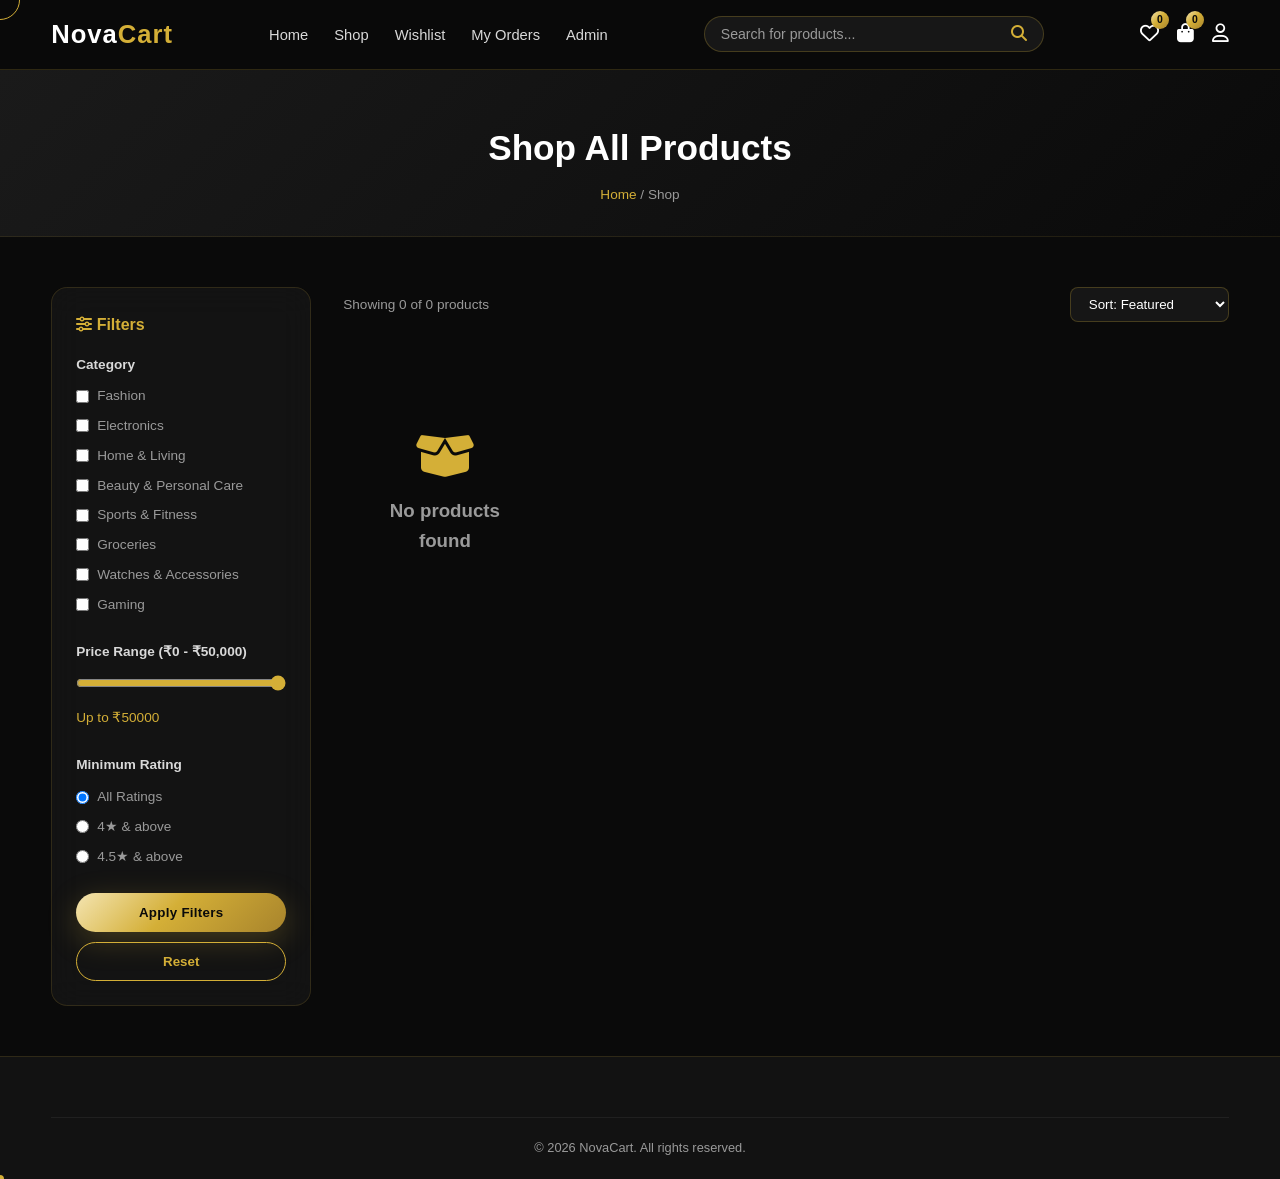
<file: novacart/frontend/products.html>
<!DOCTYPE html>
<html lang="en">
<head>
<meta charset="UTF-8">
<meta name="viewport" content="width=device-width, initial-scale=1.0">
<title>Shop All Products | NovaCart</title>
<link rel="stylesheet" href="css/style.css">
<link rel="stylesheet" href="https://cdnjs.cloudflare.com/ajax/libs/font-awesome/6.5.1/css/all.min.css">
</head>
<body>

<nav class="navbar">
  <div class="container nav-inner">
    <a href="index.html" class="logo">Nova<span>Cart</span></a>
    <ul class="nav-links">
      <li><a href="index.html">Home</a></li>
      <li><a href="products.html">Shop</a></li>
      <li><a href="wishlist.html">Wishlist</a></li>
      <li><a href="orders.html">My Orders</a></li>
      <li><a href="admin.html">Admin</a></li>
    </ul>
    <div class="search-box">
      <input type="text" id="searchInput" placeholder="Search for products...">
      <button onclick="applyFilters()"><i class="fa-solid fa-magnifying-glass"></i></button>
    </div>
    <div class="nav-icons">
      <a href="wishlist.html" class="icon-btn"><i class="fa-regular fa-heart"></i><span class="badge" id="wishlist-count">0</span></a>
      <a href="cart.html" class="icon-btn"><i class="fa-solid fa-bag-shopping"></i><span class="badge" id="cart-count">0</span></a>
      <a href="login.html" class="icon-btn" id="nav-login"><i class="fa-regular fa-user"></i></a>
    </div>
    <button class="menu-toggle"><i class="fa-solid fa-bars"></i></button>
  </div>
</nav>
<div class="drawer-overlay"></div>
<div class="mobile-drawer">
  <a href="index.html">Home</a>
  <a href="products.html">Shop</a>
  <a href="wishlist.html">Wishlist</a>
  <a href="orders.html">My Orders</a>
  <a href="cart.html">Cart</a>
  <a href="login.html">Login</a>
  <a href="admin.html">Admin</a>
</div>

<div class="page-header">
  <h1>Shop All Products</h1>
  <div class="breadcrumb"><a href="index.html">Home</a> / Shop</div>
</div>

<div class="container shop-layout">
  <!-- FILTERS SIDEBAR -->
  <aside class="filters glass">
    <h3><i class="fa-solid fa-sliders"></i> Filters</h3>
    <div class="filter-group">
      <h4>Category</h4>
      <div id="categoryFilters"></div>
    </div>
    <div class="filter-group">
      <h4>Price Range (₹0 - ₹50,000)</h4>
      <input type="range" min="0" max="50000" step="500" value="50000" class="price-range" id="priceRange" oninput="document.getElementById('priceVal').innerText=this.value">
      <p style="margin-top:8px;color:var(--gold);font-size:.85rem;">Up to ₹<span id="priceVal">50000</span></p>
    </div>
    <div class="filter-group">
      <h4>Minimum Rating</h4>
      <label><input type="radio" name="rating" value="0" checked> All Ratings</label>
      <label><input type="radio" name="rating" value="4"> 4★ & above</label>
      <label><input type="radio" name="rating" value="4.5"> 4.5★ & above</label>
    </div>
    <button class="gradient-btn" style="width:100%;" onclick="applyFilters()">Apply Filters</button>
    <button class="outline-btn" style="width:100%;margin-top:10px;" onclick="resetFilters()">Reset</button>
  </aside>

  <!-- PRODUCTS -->
  <div>
    <div class="toolbar">
      <p class="result-count" id="resultCount">Showing all products</p>
      <select id="sortSelect" onchange="applyFilters()">
        <option value="default">Sort: Featured</option>
        <option value="priceLow">Price: Low to High</option>
        <option value="priceHigh">Price: High to Low</option>
        <option value="rating">Highest Rated</option>
      </select>
    </div>
    <div class="product-grid" id="productGrid"></div>
  </div>
</div>

<footer class="footer">
  <div class="footer-bottom container">&copy; 2026 NovaCart. All rights reserved.</div>
</footer>

<script src="js/script.js"></script>
<script>
let activeCategories = new Set();
let ALL_PRODUCTS = [];

function fixProduct(p){
  return {
    ...p,
    image: p.image || p.imageUrl || p.image_url,
    category: p.category || p.categoryName,
    reviews: p.reviews || p.reviewsCount || 0,
    rating: p.rating || 4.5,
    oldPrice: p.oldPrice || null
  };
}

function buildCategoryFilters(){
  const wrap = document.getElementById("categoryFilters");
  wrap.innerHTML = CATEGORIES.map(c => `
    <label><input type="checkbox" value="${c.name}" onchange="toggleCategory(this)"> ${c.name}</label>
  `).join("");
}

function toggleCategory(cb){
  if (cb.checked) activeCategories.add(cb.value);
  else activeCategories.delete(cb.value);
}

function getQueryParam(name){
  return new URLSearchParams(window.location.search).get(name);
}

function applyFilters(){
  let products = [...ALL_PRODUCTS];

  const search = document.getElementById("searchInput").value.trim().toLowerCase();
  const maxPrice = Number(document.getElementById("priceRange").value);
  const minRating = Number(document.querySelector('input[name="rating"]:checked').value);
  const sort = document.getElementById("sortSelect").value;

  if (search) products = products.filter(p => p.name.toLowerCase().includes(search));
  if (activeCategories.size > 0) products = products.filter(p => activeCategories.has(p.category));
  products = products.filter(p => p.price <= maxPrice && p.rating >= minRating);

  if (sort === "priceLow") products.sort((a,b)=>a.price-b.price);
  if (sort === "priceHigh") products.sort((a,b)=>b.price-a.price);
  if (sort === "rating") products.sort((a,b)=>b.rating-a.rating);

  document.getElementById("productGrid").innerHTML = products.length
    ? products.map(productCardHTML).join("")
    : `<div class="empty-state"><i class="fa-solid fa-box-open"></i><h3>No products found</h3></div>`;

  document.getElementById("resultCount").innerText =
    `Showing ${products.length} of ${ALL_PRODUCTS.length} products`;
}

function resetFilters(){
  activeCategories.clear();
  document.querySelectorAll('#categoryFilters input').forEach(cb=>cb.checked=false);
  document.getElementById("priceRange").value = 50000;
  document.getElementById("priceVal").innerText = 50000;
  document.querySelector('input[name="rating"][value="0"]').checked = true;
  document.getElementById("searchInput").value = "";
  document.getElementById("sortSelect").value = "default";
  applyFilters();
}

async function initProductsPage(){
  buildCategoryFilters();

  ALL_PRODUCTS = (await apiGet("/products", [])).map(fixProduct);

  const urlCategory = getQueryParam("category");
  const urlSearch = getQueryParam("search");

  if (urlCategory){
    activeCategories.add(urlCategory);
    document.querySelectorAll('#categoryFilters input').forEach(cb=>{
      if(cb.value === urlCategory) cb.checked = true;
    });
  }

  if (urlSearch) document.getElementById("searchInput").value = urlSearch;

  applyFilters();
}

initProductsPage();
</script>
</body>
</html>
</file>
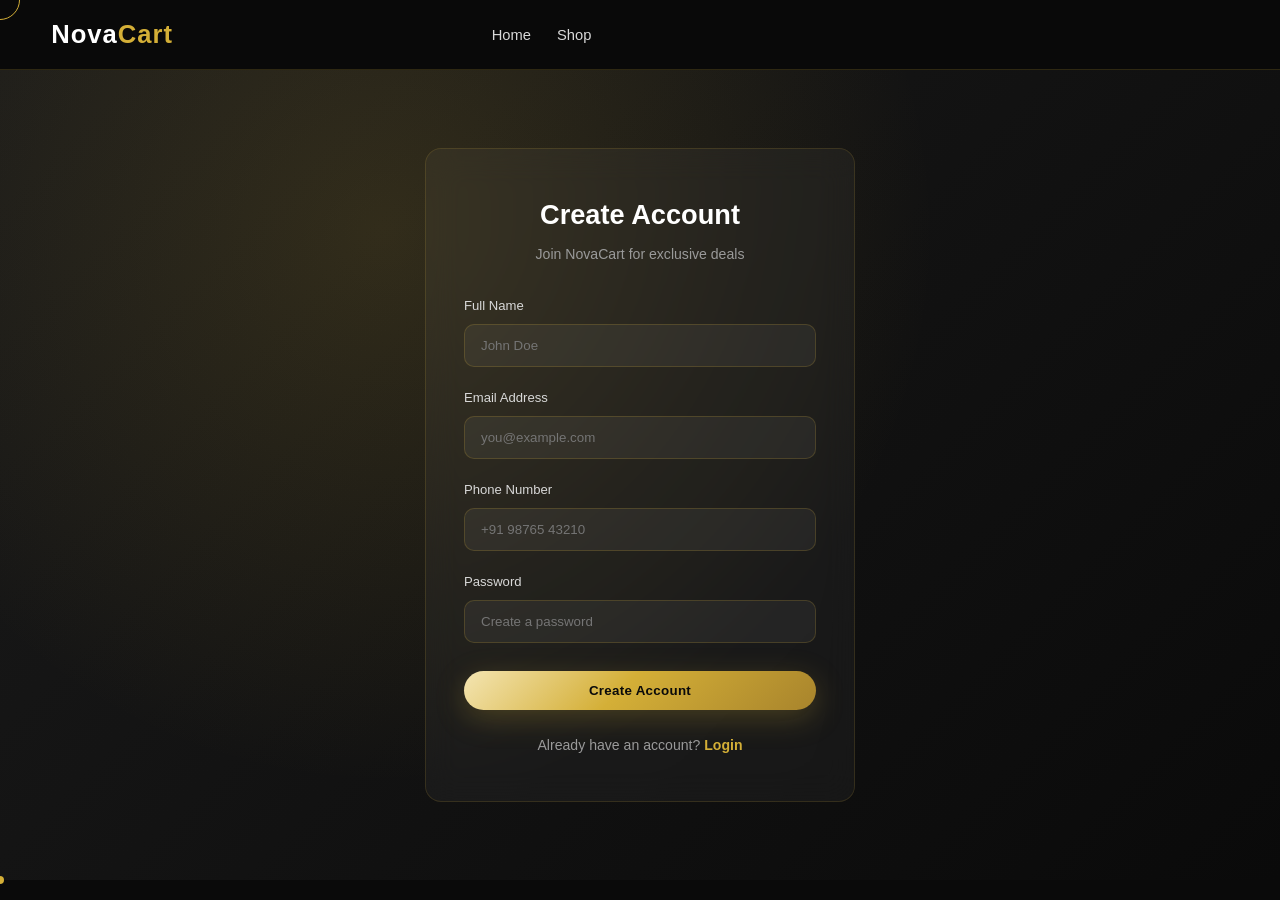
<file: novacart/frontend/register.html>
<!DOCTYPE html>
<html lang="en">
<head>
<meta charset="UTF-8">
<meta name="viewport" content="width=device-width, initial-scale=1.0">
<title>Register | NovaCart</title>
<link rel="stylesheet" href="css/style.css">
<link rel="stylesheet" href="https://cdnjs.cloudflare.com/ajax/libs/font-awesome/6.5.1/css/all.min.css">
</head>
<body>

<nav class="navbar">
  <div class="container nav-inner">
    <a href="index.html" class="logo">Nova<span>Cart</span></a>
    <ul class="nav-links"><li><a href="index.html">Home</a></li><li><a href="products.html">Shop</a></li></ul>
    <div></div><div class="nav-icons"></div>
  </div>
</nav>

<div class="auth-wrapper">
  <div class="auth-box glass">
    <h2>Create Account</h2>
    <p class="sub">Join NovaCart for exclusive deals</p>
    <form id="registerForm">
      <div class="form-group">
        <label>Full Name</label>
        <input type="text" id="name" placeholder="John Doe" required>
      </div>
      <div class="form-group">
        <label>Email Address</label>
        <input type="email" id="email" placeholder="you@example.com" required>
      </div>
      <div class="form-group">
        <label>Phone Number</label>
        <input type="tel" id="phone" placeholder="+91 98765 43210" required>
      </div>
      <div class="form-group">
        <label>Password</label>
        <input type="password" id="password" placeholder="Create a password" required>
      </div>
      <button type="submit" class="gradient-btn">Create Account</button>
    </form>
    <p class="auth-switch">Already have an account? <a href="login.html">Login</a></p>
  </div>
</div>

<script src="js/script.js"></script>
<script>
  document.getElementById("registerForm").addEventListener("submit", async (e)=>{
    e.preventDefault();
    const payload = {
      name: document.getElementById("name").value,
      email: document.getElementById("email").value,
      phone: document.getElementById("phone").value,
      password: document.getElementById("password").value,
    };
    // Calls Spring Boot REST API: POST /api/users/register (JdbcTemplate inserts new row)
    const result = await apiPost("/users/register", payload);

    if (result && result.success){
      showToast("Account created successfully!");
    } else {
      showToast("Account created (demo mode — connect backend to persist in MySQL)");
    }
    setTimeout(()=> window.location.href = "login.html", 1200);
  });
</script>
</body>
</html>
</file>
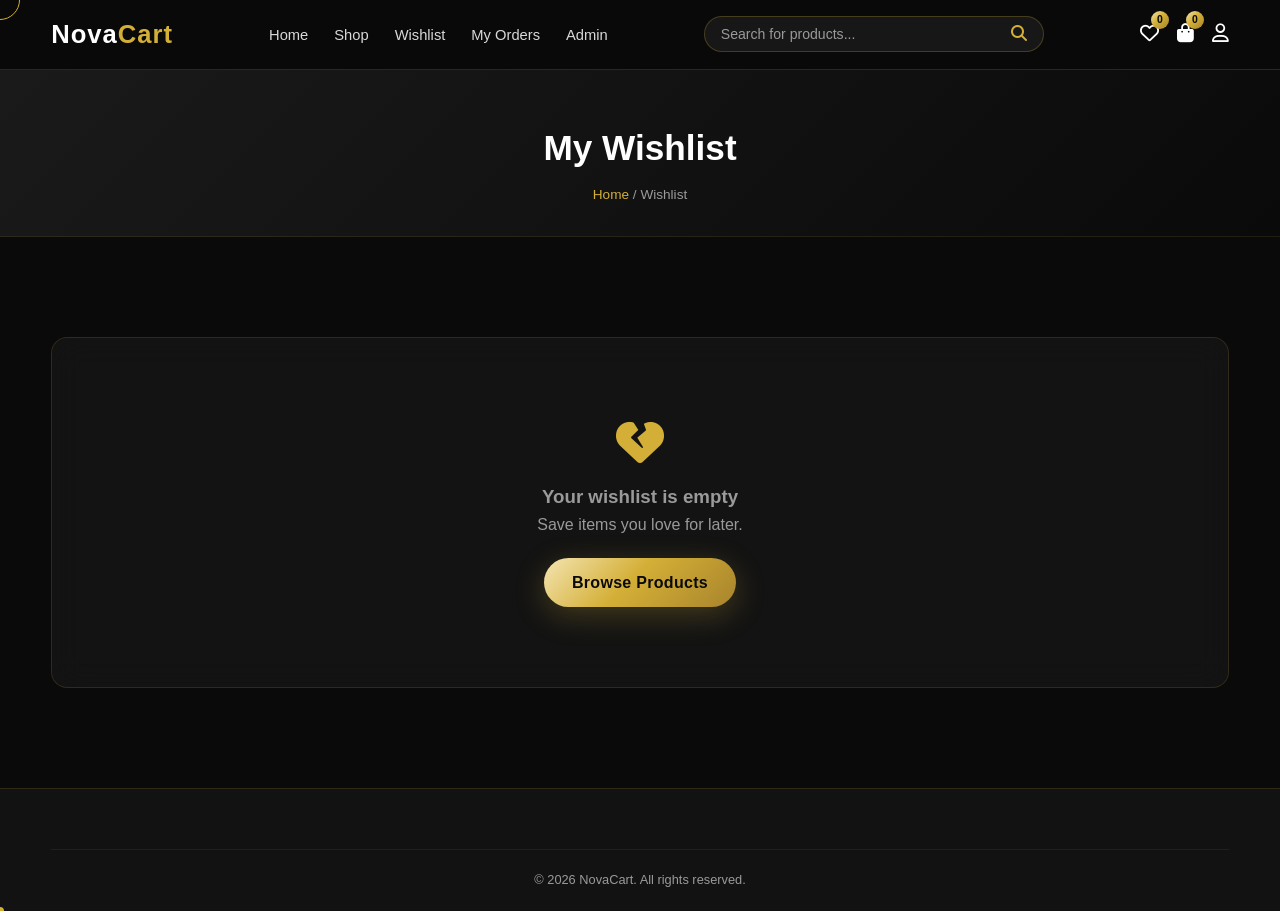
<file: novacart/frontend/wishlist.html>
<!DOCTYPE html>
<html lang="en">
<head>
<meta charset="UTF-8">
<meta name="viewport" content="width=device-width, initial-scale=1.0">
<title>Wishlist | NovaCart</title>
<link rel="stylesheet" href="css/style.css">
<link rel="stylesheet" href="https://cdnjs.cloudflare.com/ajax/libs/font-awesome/6.5.1/css/all.min.css">
</head>
<body>

<nav class="navbar">
  <div class="container nav-inner">
    <a href="index.html" class="logo">Nova<span>Cart</span></a>
    <ul class="nav-links">
      <li><a href="index.html">Home</a></li>
      <li><a href="products.html">Shop</a></li>
      <li><a href="wishlist.html">Wishlist</a></li>
      <li><a href="orders.html">My Orders</a></li>
      <li><a href="admin.html">Admin</a></li>
    </ul>
    <div class="search-box"><input type="text" placeholder="Search for products..."><button><i class="fa-solid fa-magnifying-glass"></i></button></div>
    <div class="nav-icons">
      <a href="wishlist.html" class="icon-btn"><i class="fa-regular fa-heart"></i><span class="badge" id="wishlist-count">0</span></a>
      <a href="cart.html" class="icon-btn"><i class="fa-solid fa-bag-shopping"></i><span class="badge" id="cart-count">0</span></a>
      <a href="login.html" class="icon-btn" id="nav-login"><i class="fa-regular fa-user"></i></a>
    </div>
    <button class="menu-toggle"><i class="fa-solid fa-bars"></i></button>
  </div>
</nav>
<div class="drawer-overlay"></div>
<div class="mobile-drawer">
  <a href="index.html">Home</a><a href="products.html">Shop</a><a href="wishlist.html">Wishlist</a>
  <a href="orders.html">My Orders</a><a href="cart.html">Cart</a><a href="login.html">Login</a><a href="admin.html">Admin</a>
</div>

<div class="page-header"><h1>My Wishlist</h1><div class="breadcrumb"><a href="index.html">Home</a> / Wishlist</div></div>

<div class="container" style="padding:50px 0;">
  <div class="wishlist-grid" id="wishlistGrid"></div>
</div>

<footer class="footer"><div class="footer-bottom container">&copy; 2026 NovaCart. All rights reserved.</div></footer>

<script src="js/script.js"></script>
<script>
  function renderWishlist(){
    const items = getWishlist();
    const grid = document.getElementById("wishlistGrid");
    if (items.length === 0){
      grid.innerHTML = `
        <div class="empty-state glass" style="grid-column:1/-1;">
          <i class="fa-solid fa-heart-crack"></i>
          <h3>Your wishlist is empty</h3>
          <p>Save items you love for later.</p>
          <a href="products.html" class="gradient-btn" style="margin-top:20px;display:inline-block;">Browse Products</a>
        </div>`;
      return;
    }
    grid.innerHTML = items.map(productCardHTML).join("");
  }
  // override wishlist click to re-render this page after removal
  const origToggle = handleWishlistClick;
  handleWishlistClick = function(id){
    origToggle(id);
    setTimeout(renderWishlist, 50);
  };
  renderWishlist();
</script>
</body>
</html>
</file>
<file: novacart/frontend/css/style.css>
/* ===========================================================
   NovaCart — Premium E-Commerce Theme
   Black • White • Gold | Glassmorphism | Smooth Animations
   =========================================================== */

:root{
  --gold: #d4af37;
  --gold-light: #f4e5b2;
  --gold-dark: #a8842c;
  --black: #0a0a0a;
  --black-soft: #121212;
  --black-card: #161616;
  --white: #ffffff;
  --grey: #9a9a9a;
  --grey-light: #d9d9d9;
  --gradient-gold: linear-gradient(135deg, #f4e5b2 0%, #d4af37 45%, #a8842c 100%);
  --gradient-dark: linear-gradient(135deg, #1a1a1a 0%, #0a0a0a 100%);
  --shadow-gold: 0 8px 30px rgba(212,175,55,0.25);
  --radius: 16px;
  --radius-sm: 10px;
  --transition: all 0.35s cubic-bezier(.25,.8,.25,1);
}

*{margin:0;padding:0;box-sizing:border-box;}
html{scroll-behavior:smooth;}
body{
  font-family:'Segoe UI', 'Poppins', Arial, sans-serif;
  background:var(--black);
  color:var(--white);
  line-height:1.6;
  overflow-x:hidden;
}
img{max-width:100%;display:block;}
a{text-decoration:none;color:inherit;}
ul{list-style:none;}
button{font-family:inherit;cursor:pointer;border:none;}
input,select{font-family:inherit;}
.container{width:92%;max-width:1280px;margin:0 auto;}

::-webkit-scrollbar{width:8px;}
::-webkit-scrollbar-track{background:var(--black-soft);}
::-webkit-scrollbar-thumb{background:var(--gold-dark);border-radius:10px;}

/* ============== UTILITIES ============== */
.section-title{
  font-size:2rem;
  font-weight:700;
  margin-bottom:8px;
  background:var(--gradient-gold);
  -webkit-background-clip:text;
  background-clip:text;
  color:transparent;
}
.section-sub{color:var(--grey);margin-bottom:36px;font-size:.95rem;}
.gradient-btn{
  background:var(--gradient-gold);
  color:#0a0a0a;
  font-weight:700;
  padding:12px 28px;
  border-radius:50px;
  transition:var(--transition);
  display:inline-block;
  letter-spacing:.3px;
  box-shadow:var(--shadow-gold);
}
.gradient-btn:hover{transform:translateY(-3px) scale(1.03);box-shadow:0 12px 36px rgba(212,175,55,0.4);}
.outline-btn{
  background:transparent;
  border:1.5px solid var(--gold);
  color:var(--gold);
  padding:11px 26px;
  border-radius:50px;
  transition:var(--transition);
  font-weight:600;
}
.outline-btn:hover{background:var(--gold);color:#0a0a0a;}
.glass{
  background:rgba(255,255,255,0.04);
  backdrop-filter:blur(16px);
  -webkit-backdrop-filter:blur(16px);
  border:1px solid rgba(212,175,55,0.15);
  border-radius:var(--radius);
}
.fade-up{
  opacity:1;
  transform:translateY(0);
  transition:all .8s ease;
}
.fade-up.visible{opacity:1;transform:translateY(0);}

/* ============== NAVBAR ============== */
.navbar{
  position:sticky;top:0;z-index:1000;
  background:rgba(10,10,10,0.85);
  backdrop-filter:blur(14px);
  border-bottom:1px solid rgba(212,175,55,0.18);
  padding:14px 0;
}
.nav-inner{display:flex;align-items:center;justify-content:space-between;gap:20px;flex-wrap:wrap;}
.logo{font-size:1.6rem;font-weight:800;letter-spacing:1px;}
.logo span{color:var(--gold);}
.nav-links{display:flex;gap:26px;align-items:center;}
.nav-links a{font-size:.92rem;font-weight:500;color:var(--grey-light);position:relative;transition:var(--transition);}
.nav-links a::after{
  content:'';position:absolute;left:0;bottom:-6px;width:0;height:2px;background:var(--gradient-gold);transition:var(--transition);
}
.nav-links a:hover{color:var(--gold);}
.nav-links a:hover::after{width:100%;}
.search-box{
  display:flex;align-items:center;
  background:rgba(255,255,255,0.06);
  border:1px solid rgba(212,175,55,0.25);
  border-radius:50px;padding:8px 16px;flex:1;max-width:340px;
}
.search-box input{
  background:transparent;border:none;outline:none;color:var(--white);width:100%;font-size:.88rem;
}
.search-box input::placeholder{color:var(--grey);}
.search-box button{background:none;color:var(--gold);font-size:1rem;}
.nav-icons{display:flex;align-items:center;gap:18px;}
.icon-btn{position:relative;font-size:1.2rem;color:var(--white);transition:var(--transition);}
.icon-btn:hover{color:var(--gold);transform:scale(1.15);}
.badge{
  position:absolute;top:-8px;right:-10px;background:var(--gradient-gold);color:#0a0a0a;
  font-size:.65rem;font-weight:800;border-radius:50%;width:18px;height:18px;
  display:flex;align-items:center;justify-content:center;
}
.menu-toggle{display:none;font-size:1.5rem;color:var(--gold);background:none;}

/* ============== HERO ============== */
.hero{
  position:relative;min-height:88vh;display:flex;align-items:center;
  background:
    radial-gradient(circle at 20% 30%, rgba(212,175,55,0.18), transparent 45%),
    radial-gradient(circle at 80% 70%, rgba(212,175,55,0.12), transparent 50%),
    var(--gradient-dark);
  overflow:hidden;
}
.hero::before{
  content:'';position:absolute;inset:0;
  background-image:linear-gradient(rgba(212,175,55,0.04) 1px, transparent 1px), linear-gradient(90deg, rgba(212,175,55,0.04) 1px, transparent 1px);
  background-size:42px 42px;
  animation:gridMove 30s linear infinite;
}
@keyframes gridMove{0%{background-position:0 0;}100%{background-position:200px 200px;}}
.hero-inner{display:grid;grid-template-columns:1.1fr .9fr;gap:50px;align-items:center;position:relative;z-index:2;}
.hero-text .tag{
  color:var(--gold);letter-spacing:3px;font-size:.8rem;font-weight:700;text-transform:uppercase;
  display:inline-block;margin-bottom:18px;
}
.hero-text h1{font-size:3.4rem;font-weight:800;line-height:1.15;margin-bottom:20px;}
.hero-text h1 span{
  background:var(--gradient-gold);-webkit-background-clip:text;background-clip:text;color:transparent;
}
.hero-text p{color:var(--grey-light);max-width:520px;margin-bottom:32px;font-size:1.05rem;}
.hero-btns{display:flex;gap:16px;flex-wrap:wrap;}
.hero-visual{
  position:relative;height:420px;border-radius:24px;overflow:hidden;
  box-shadow:0 30px 80px rgba(0,0,0,.6), 0 0 0 1px rgba(212,175,55,.2);
}
.hero-visual img{width:100%;height:100%;object-fit:cover;animation:floatImg 6s ease-in-out infinite;}
@keyframes floatImg{0%,100%{transform:translateY(0);}50%{transform:translateY(-14px);}}
.hero-stats{display:flex;gap:36px;margin-top:40px;}
.hero-stats div h3{font-size:1.6rem;color:var(--gold);font-weight:800;}
.hero-stats div p{color:var(--grey);font-size:.8rem;}

/* ============== SECTIONS ============== */
.section{padding:80px 0;}
.section-head{display:flex;justify-content:space-between;align-items:flex-end;margin-bottom:10px;flex-wrap:wrap;gap:10px;}
.view-all{color:var(--gold);font-weight:600;font-size:.9rem;transition:var(--transition);}
.view-all:hover{letter-spacing:1px;}

/* Categories */
.cat-grid{display:grid;grid-template-columns:repeat(4,1fr);gap:22px;margin-top:30px;}
.cat-card{
  position:relative;border-radius:var(--radius);overflow:hidden;height:200px;cursor:pointer;
  transition:var(--transition);
}
.cat-card img{width:100%;height:100%;object-fit:cover;transition:transform .6s ease;}
.cat-card:hover img{transform:scale(1.15);}
.cat-card::after{
  content:'';position:absolute;inset:0;background:linear-gradient(180deg, transparent 30%, rgba(0,0,0,.92) 100%);
}
.cat-card .cat-label{
  position:absolute;bottom:16px;left:18px;z-index:2;font-weight:700;font-size:1.05rem;
}
.cat-card .cat-label span{display:block;font-size:.75rem;color:var(--gold);font-weight:500;margin-top:2px;}
.cat-card:hover{transform:translateY(-6px);box-shadow:var(--shadow-gold);}

/* Product cards */
.product-grid{display:grid;grid-template-columns:repeat(4,1fr);gap:24px;margin-top:30px;}
.product-card{
  background:var(--black-card);
  border:1px solid rgba(212,175,55,0.1);
  border-radius:var(--radius);
  overflow:hidden;
  transition:var(--transition);
  position:relative;
}
.product-card:hover{transform:translateY(-8px);box-shadow:var(--shadow-gold);border-color:rgba(212,175,55,0.4);}
.product-img{height:220px;overflow:hidden;position:relative;background:#0e0e0e;}
.product-img img{width:100%;height:100%;object-fit:cover;transition:transform .5s ease;}
.product-card:hover .product-img img{transform:scale(1.12);}
.product-wishlist{
  position:absolute;top:12px;right:12px;background:rgba(0,0,0,.55);backdrop-filter:blur(6px);
  width:36px;height:36px;border-radius:50%;display:flex;align-items:center;justify-content:center;
  color:var(--white);transition:var(--transition);z-index:3;
}
.product-wishlist:hover, .product-wishlist.active{color:var(--gold);background:rgba(212,175,55,0.18);}
.product-badge{
  position:absolute;top:12px;left:12px;background:var(--gradient-gold);color:#0a0a0a;
  font-size:.68rem;font-weight:800;padding:4px 10px;border-radius:20px;z-index:3;
}
.product-info{padding:16px 18px 20px;}
.product-cat{font-size:.7rem;color:var(--gold);text-transform:uppercase;letter-spacing:1px;font-weight:600;}
.product-name{font-size:1rem;font-weight:600;margin:6px 0;
  white-space:nowrap;overflow:hidden;text-overflow:ellipsis;}
.product-rating{color:var(--gold);font-size:.82rem;margin-bottom:8px;}
.product-rating span{color:var(--grey);margin-left:4px;}
.product-price-row{display:flex;align-items:center;justify-content:space-between;margin-top:10px;}
.price{font-size:1.15rem;font-weight:800;color:var(--white);}
.price .old{color:var(--grey);font-weight:400;font-size:.85rem;text-decoration:line-through;margin-left:6px;}
.add-cart-btn{
  background:var(--gradient-gold);color:#0a0a0a;border-radius:50px;padding:8px 16px;font-weight:700;font-size:.8rem;
  transition:var(--transition);
}
.add-cart-btn:hover{transform:scale(1.06);}

/* Banner / Glass promo */
.promo-banner{
  margin:60px 0;padding:50px;border-radius:24px;text-align:center;
  background:linear-gradient(135deg, rgba(212,175,55,0.12), rgba(255,255,255,0.02));
}
.promo-banner h2{font-size:2.2rem;margin-bottom:14px;}
.promo-banner h2 span{color:var(--gold);}
.promo-banner p{color:var(--grey-light);margin-bottom:24px;}

/* Newsletter / footer */
.footer{background:var(--black-soft);border-top:1px solid rgba(212,175,55,0.15);padding:60px 0 20px;}
.footer-grid{display:grid;grid-template-columns:1.4fr 1fr 1fr 1.2fr;gap:40px;margin-bottom:40px;}
.footer h4{color:var(--gold);margin-bottom:16px;font-size:1rem;}
.footer p, .footer li{color:var(--grey);font-size:.88rem;margin-bottom:8px;}
.footer li a:hover{color:var(--gold);}
.footer-bottom{text-align:center;padding-top:20px;border-top:1px solid rgba(255,255,255,0.06);color:var(--grey);font-size:.8rem;}
.social-row{display:flex;gap:14px;margin-top:14px;}
.social-row a{
  width:38px;height:38px;border-radius:50%;border:1px solid rgba(212,175,55,.3);
  display:flex;align-items:center;justify-content:center;transition:var(--transition);
}
.social-row a:hover{background:var(--gradient-gold);color:#0a0a0a;}

/* ============== PAGE HEADER (sub-pages) ============== */
.page-header{
  padding:50px 0 30px;background:var(--gradient-dark);text-align:center;
  border-bottom:1px solid rgba(212,175,55,0.1);
}
.page-header h1{font-size:2.2rem;}
.breadcrumb{color:var(--grey);font-size:.85rem;margin-top:8px;}
.breadcrumb a{color:var(--gold);}

/* ============== FILTERS / PRODUCTS PAGE ============== */
.shop-layout{display:grid;grid-template-columns:260px 1fr;gap:32px;padding:50px 0;}
.filters{padding:24px;height:fit-content;position:sticky;top:90px;}
.filters h3{margin-bottom:16px;color:var(--gold);font-size:1rem;}
.filter-group{margin-bottom:26px;}
.filter-group h4{font-size:.85rem;margin-bottom:10px;color:var(--grey-light);}
.filter-group label{
  display:flex;align-items:center;gap:8px;font-size:.85rem;color:var(--grey);margin-bottom:8px;cursor:pointer;
}
.filter-group input[type="checkbox"]{accent-color:var(--gold);}
.price-range{width:100%;accent-color:var(--gold);}
.toolbar{display:flex;justify-content:space-between;align-items:center;margin-bottom:24px;flex-wrap:wrap;gap:10px;}
.toolbar select{
  background:var(--black-card);color:var(--white);border:1px solid rgba(212,175,55,0.25);
  padding:8px 14px;border-radius:8px;
}
.result-count{color:var(--grey);font-size:.85rem;}

/* ============== PRODUCT DETAILS ============== */
.pd-layout{display:grid;grid-template-columns:1fr 1fr;gap:50px;padding:60px 0;}
.pd-gallery img{border-radius:var(--radius);width:100%;height:460px;object-fit:cover;}
.pd-thumbs{display:flex;gap:10px;margin-top:14px;}
.pd-thumbs img{width:80px;height:80px;object-fit:cover;border-radius:10px;cursor:pointer;opacity:.6;transition:var(--transition);border:1px solid transparent;}
.pd-thumbs img:hover, .pd-thumbs img.active{opacity:1;border-color:var(--gold);}
.pd-info h1{font-size:1.9rem;margin-bottom:10px;}
.pd-price{font-size:2rem;font-weight:800;color:var(--gold);margin:14px 0;}
.pd-desc{color:var(--grey-light);margin-bottom:20px;line-height:1.8;}
.pd-meta{display:flex;gap:24px;margin:20px 0;color:var(--grey);font-size:.85rem;}
.qty-box{display:flex;align-items:center;gap:0;border:1px solid rgba(212,175,55,0.3);border-radius:50px;width:fit-content;margin:20px 0;}
.qty-box button{background:none;color:var(--gold);width:40px;height:40px;font-size:1.1rem;}
.qty-box span{width:40px;text-align:center;}
.pd-actions{display:flex;gap:16px;margin-top:20px;flex-wrap:wrap;}
.pd-tabs{margin-top:50px;}
.tab-btns{display:flex;gap:10px;border-bottom:1px solid rgba(255,255,255,0.08);margin-bottom:24px;}
.tab-btns button{
  background:none;color:var(--grey);padding:12px 22px;font-weight:600;border-bottom:2px solid transparent;transition:var(--transition);
}
.tab-btns button.active{color:var(--gold);border-color:var(--gold);}

/* ============== CART / WISHLIST ============== */
.cart-layout{display:grid;grid-template-columns:1fr 380px;gap:32px;padding:50px 0;}
.cart-item{
  display:grid;grid-template-columns:90px 1fr auto auto auto;gap:18px;align-items:center;
  padding:18px;margin-bottom:16px;
}
.cart-item img{width:90px;height:90px;object-fit:cover;border-radius:10px;}
.cart-item h4{font-size:.95rem;margin-bottom:6px;}
.cart-item .cat-tag{color:var(--gold);font-size:.7rem;}
.remove-btn{color:#e25555;font-size:1.1rem;transition:var(--transition);}
.remove-btn:hover{transform:scale(1.2);}
.summary-box{padding:28px;height:fit-content;position:sticky;top:90px;}
.summary-row{display:flex;justify-content:space-between;margin-bottom:14px;color:var(--grey-light);font-size:.9rem;}
.summary-row.total{font-size:1.2rem;font-weight:800;color:var(--white);border-top:1px solid rgba(255,255,255,0.1);padding-top:16px;margin-top:10px;}
.summary-row.total span:last-child{color:var(--gold);}
.empty-state{text-align:center;padding:80px 20px;color:var(--grey);}
.empty-state i{font-size:3rem;color:var(--gold);margin-bottom:16px;}

.wishlist-grid{display:grid;grid-template-columns:repeat(4,1fr);gap:24px;padding:50px 0;}

/* ============== AUTH PAGES ============== */
.auth-wrapper{
  min-height:90vh;display:flex;align-items:center;justify-content:center;
  background:
    radial-gradient(circle at 30% 20%, rgba(212,175,55,0.15), transparent 50%), var(--gradient-dark);
  padding:40px 20px;
}
.auth-box{width:100%;max-width:430px;padding:44px 38px;}
.auth-box h2{font-size:1.7rem;margin-bottom:6px;text-align:center;}
.auth-box p.sub{text-align:center;color:var(--grey);margin-bottom:30px;font-size:.88rem;}
.form-group{margin-bottom:20px;}
.form-group label{display:block;font-size:.82rem;color:var(--grey-light);margin-bottom:8px;}
.form-group input, .form-group select, .form-group textarea{
  width:100%;padding:13px 16px;background:rgba(255,255,255,0.05);
  border:1px solid rgba(212,175,55,0.2);border-radius:10px;color:var(--white);outline:none;transition:var(--transition);
}
.form-group input:focus, .form-group select:focus, .form-group textarea:focus{border-color:var(--gold);box-shadow:0 0 0 3px rgba(212,175,55,0.12);}
.auth-box button[type="submit"]{width:100%;margin-top:8px;}
.auth-switch{text-align:center;margin-top:24px;color:var(--grey);font-size:.88rem;}
.auth-switch a{color:var(--gold);font-weight:600;}
.checkbox-row{display:flex;align-items:center;justify-content:space-between;margin-bottom:20px;font-size:.82rem;color:var(--grey);}
.checkbox-row a{color:var(--gold);}

/* ============== CHECKOUT ============== */
.checkout-layout{display:grid;grid-template-columns:1.3fr 1fr;gap:36px;padding:50px 0;}
.checkout-section{padding:28px;margin-bottom:24px;}
.checkout-section h3{color:var(--gold);margin-bottom:18px;font-size:1.05rem;}
.form-row{display:grid;grid-template-columns:1fr 1fr;gap:16px;}
.payment-option{
  display:flex;align-items:center;gap:12px;padding:16px;border:1px solid rgba(212,175,55,0.2);
  border-radius:10px;margin-bottom:12px;cursor:pointer;transition:var(--transition);
}
.payment-option:hover, .payment-option.active{border-color:var(--gold);background:rgba(212,175,55,0.06);}
.payment-option input{accent-color:var(--gold);}

/* ============== ORDER SUCCESS ============== */
.success-wrapper{min-height:80vh;display:flex;align-items:center;justify-content:center;text-align:center;padding:40px;}
.success-icon{
  width:100px;height:100px;border-radius:50%;background:var(--gradient-gold);
  display:flex;align-items:center;justify-content:center;font-size:2.5rem;color:#0a0a0a;margin:0 auto 26px;
  animation:popIn .6s cubic-bezier(.25,1.5,.5,1);
}
@keyframes popIn{0%{transform:scale(0);}80%{transform:scale(1.1);}100%{transform:scale(1);}}
.success-wrapper h1{font-size:2rem;margin-bottom:12px;}
.success-wrapper p{color:var(--grey);margin-bottom:30px;}
.order-id-box{
  display:inline-block;padding:14px 30px;border-radius:50px;border:1px dashed var(--gold);color:var(--gold);font-weight:700;margin-bottom:30px;
}

/* ============== ORDER HISTORY ============== */
.orders-table-wrap{padding:50px 0;}
table.orders-table{width:100%;border-collapse:collapse;}
table.orders-table th, table.orders-table td{
  padding:16px 18px;text-align:left;border-bottom:1px solid rgba(255,255,255,0.07);font-size:.88rem;
}
table.orders-table th{color:var(--gold);text-transform:uppercase;font-size:.74rem;letter-spacing:.5px;}
.status-pill{padding:5px 14px;border-radius:50px;font-size:.72rem;font-weight:700;}
.status-pending{background:rgba(255,193,7,.15);color:#ffc107;}
.status-shipped{background:rgba(33,150,243,.15);color:#2196f3;}
.status-delivered{background:rgba(76,175,80,.15);color:#4caf50;}
.status-cancelled{background:rgba(244,67,54,.15);color:#f44336;}

/* ============== ADMIN DASHBOARD ============== */
.admin-layout{display:grid;grid-template-columns:250px 1fr;min-height:100vh;}
.admin-sidebar{
  background:var(--black-soft);border-right:1px solid rgba(212,175,55,0.12);padding:30px 0;position:sticky;top:0;height:100vh;
}
.admin-sidebar .logo{padding:0 24px;margin-bottom:40px;display:block;}
.admin-nav a{
  display:flex;align-items:center;gap:12px;padding:14px 24px;color:var(--grey-light);font-size:.9rem;
  border-left:3px solid transparent;transition:var(--transition);
}
.admin-nav a:hover, .admin-nav a.active{color:var(--gold);border-color:var(--gold);background:rgba(212,175,55,0.06);}
.admin-main{padding:34px 38px;}
.admin-header{display:flex;justify-content:space-between;align-items:center;margin-bottom:34px;flex-wrap:wrap;gap:14px;}
.stat-cards{display:grid;grid-template-columns:repeat(4,1fr);gap:22px;margin-bottom:40px;}
.stat-card{padding:24px;display:flex;align-items:center;gap:16px;}
.stat-card .icon{
  width:54px;height:54px;border-radius:14px;background:var(--gradient-gold);display:flex;align-items:center;justify-content:center;
  font-size:1.4rem;color:#0a0a0a;flex-shrink:0;
}
.stat-card h3{font-size:1.5rem;font-weight:800;}
.stat-card p{color:var(--grey);font-size:.82rem;}
.admin-table-wrap{padding:26px;overflow-x:auto;}
.admin-table-wrap table{width:100%;border-collapse:collapse;min-width:700px;}
.admin-table-wrap th, .admin-table-wrap td{padding:14px 16px;border-bottom:1px solid rgba(255,255,255,0.06);font-size:.85rem;text-align:left;}
.admin-table-wrap th{color:var(--gold);font-size:.72rem;text-transform:uppercase;letter-spacing:.5px;}
.admin-table-wrap img{width:42px;height:42px;border-radius:8px;object-fit:cover;}
.action-btns{display:flex;gap:10px;}
.action-btns button{
  width:34px;height:34px;border-radius:8px;background:rgba(255,255,255,0.06);color:var(--grey-light);transition:var(--transition);
}
.action-btns .edit-btn:hover{background:rgba(212,175,55,0.2);color:var(--gold);}
.action-btns .del-btn:hover{background:rgba(244,67,54,0.2);color:#f44336;}
.admin-section{display:none;}
.admin-section.active{display:block;animation:fadeIn .4s ease;}
@keyframes fadeIn{from{opacity:0;}to{opacity:1;}}
.modal-overlay{
  position:fixed;inset:0;background:rgba(0,0,0,.7);backdrop-filter:blur(6px);display:none;
  align-items:center;justify-content:center;z-index:2000;
}
.modal-overlay.active{display:flex;}
.modal-box{width:100%;max-width:480px;padding:32px;max-height:90vh;overflow-y:auto;}
.modal-box h3{color:var(--gold);margin-bottom:20px;}
.modal-close{position:absolute;top:20px;right:24px;font-size:1.3rem;color:var(--grey);}

/* ============== TOAST ============== */
.toast{
  position:fixed;bottom:30px;right:30px;background:var(--black-card);border:1px solid var(--gold);
  padding:14px 24px;border-radius:10px;color:var(--white);font-size:.88rem;z-index:3000;
  transform:translateX(150%);transition:transform .4s ease;box-shadow:var(--shadow-gold);
}
.toast.show{transform:translateX(0);}

/* ============== RESPONSIVE ============== */
@media(max-width:1024px){
  .hero-inner{grid-template-columns:1fr;}
  .hero-visual{height:320px;}
  .cat-grid, .product-grid{grid-template-columns:repeat(3,1fr);}
  .shop-layout{grid-template-columns:1fr;}
  .filters{position:static;}
  .pd-layout{grid-template-columns:1fr;}
  .cart-layout, .checkout-layout{grid-template-columns:1fr;}
  .footer-grid{grid-template-columns:1fr 1fr;}
  .admin-layout{grid-template-columns:1fr;}
  .admin-sidebar{position:static;height:auto;}
}
@media(max-width:768px){
  .nav-links{display:none;}
  .search-box{display:none;}
  .menu-toggle{display:block;}
  .cat-grid, .product-grid, .wishlist-grid{grid-template-columns:repeat(2,1fr);}
  .hero-text h1{font-size:2.3rem;}
  .stat-cards{grid-template-columns:1fr 1fr;}
  .cart-item{grid-template-columns:60px 1fr;grid-template-areas:"img name" "img price" "img actions";}
  .form-row{grid-template-columns:1fr;}
}
@media(max-width:480px){
  .cat-grid, .product-grid, .wishlist-grid{grid-template-columns:1fr;}
  .stat-cards{grid-template-columns:1fr;}
  .hero-text h1{font-size:1.9rem;}
  .footer-grid{grid-template-columns:1fr;}
}

/* Mobile nav drawer */
.mobile-drawer{
  position:fixed;top:0;right:-100%;width:78%;max-width:320px;height:100vh;background:var(--black-soft);
  z-index:1500;transition:right .4s ease;padding:30px 24px;border-left:1px solid rgba(212,175,55,0.2);
}
.mobile-drawer.open{right:0;}
.mobile-drawer a{display:block;padding:14px 0;color:var(--grey-light);border-bottom:1px solid rgba(255,255,255,0.06);}
.drawer-overlay{position:fixed;inset:0;background:rgba(0,0,0,.6);z-index:1400;display:none;}
.drawer-overlay.active{display:block;}
/* ===== NovaCart Exact Premium Home Fix ===== */
.premium-home{
  min-height: 540px;
  padding: 55px 0 20px;
  background:
    radial-gradient(circle at 70% 35%, rgba(212,175,55,.22), transparent 32%),
    linear-gradient(90deg,#050505 0%,#050505 45%,#0b0b0b 100%);
}

.premium-home .hero-inner{
  display: grid;
  grid-template-columns: 38% 62%;
  align-items: center;
  gap: 20px;
}

.premium-home .hero-text h1{
  font-size: 52px;
  line-height: 1.08;
}

.premium-home .hero-text h1 span{
  color: #d4af37;
  background: none;
}

.premium-home .hero-visual{
  height: 600px;   /* image height increase */
  box-shadow: none;
  border-radius: 0;
  overflow: visible;
}

.premium-home .hero-visual img{
  width: 140%;      /* image width increase */
  height: 100%;
  object-fit: contain;
  border-radius: 0;
  animation: none;
  transform: translateX(-1px); /* little left move */
}

.discount-badge{
  position:absolute;
  top:25px;
  right:20px;
  width:115px;
  height:115px;
  border-radius:50%;
  border:1.5px solid #d4af37;
  background:#050505;
  color:#fff;
  display:flex;
  align-items:center;
  justify-content:center;
  text-align:center;
  font-size:15px;
}

.discount-badge strong{
  color:#d4af37;
  font-size:34px;
}

.hero::before{
  display:none;
}
.nav-label{
  display:flex;
  align-items:center;
  gap:6px;
  font-size:15px;
  font-weight:600;
}

.nav-label i{
  font-size:22px;
}

.nav-label span{
  color:#fff;
}

.nav-label:hover span{
  color:var(--gold);
}

.nav-label .badge{
  top:-12px;
  right:-8px;
}
.footer-credit{
    text-align:center;
    padding:20px 10px;
    border-top:1px solid rgba(255,255,255,0.08);
}

.footer-credit p{
    margin:8px 0;
    color:#bfbfbf;
    font-size:15px;
    letter-spacing:0.4px;
}

.footer-credit strong{
    color: #D4AF37;   /* Premium Gold */
    font-weight: 700;
    background: none;
    padding: 0;
    border-radius: 0;
}

.footer-credit .heart{
    color:#ff4d4d;
    animation:heartbeat 1.5s infinite;
}

@keyframes heartbeat{
    0%,100%{transform:scale(1);}
    50%{transform:scale(1.2);}
}
#prodCategory,
#prodCategory option {
  background: #111;
  color: #fff;
}
/* ============== CUSTOM CURSOR ============== */
body {
  cursor: none;
}
.custom-cursor-dot {
  position: fixed;
  width: 8px;
  height: 8px;
  background: var(--gold);
  border-radius: 50%;
  pointer-events: none;
  z-index: 9999;
  transform: translate(-50%, -50%);
  transition: width 0.15s, height 0.15s;
  will-change: transform;
}
.custom-cursor-ring {
  position: fixed;
  width: 40px;
  height: 40px;
  border: 1.5px solid var(--gold);
  border-radius: 50%;
  pointer-events: none;
  z-index: 9998;
  transform: translate(-50%, -50%);
  transition: width 0.3s, height 0.3s, border-color 0.3s, background 0.3s;
  will-change: transform;
}
.custom-cursor-ring.hover {
  width: 60px;
  height: 60px;
  background: rgba(212, 175, 55, 0.15);
  border-color: var(--gold-light);
}
.custom-cursor-dot.hover {
  width: 4px;
  height: 4px;
  background: var(--gold-light);
}
</file>
